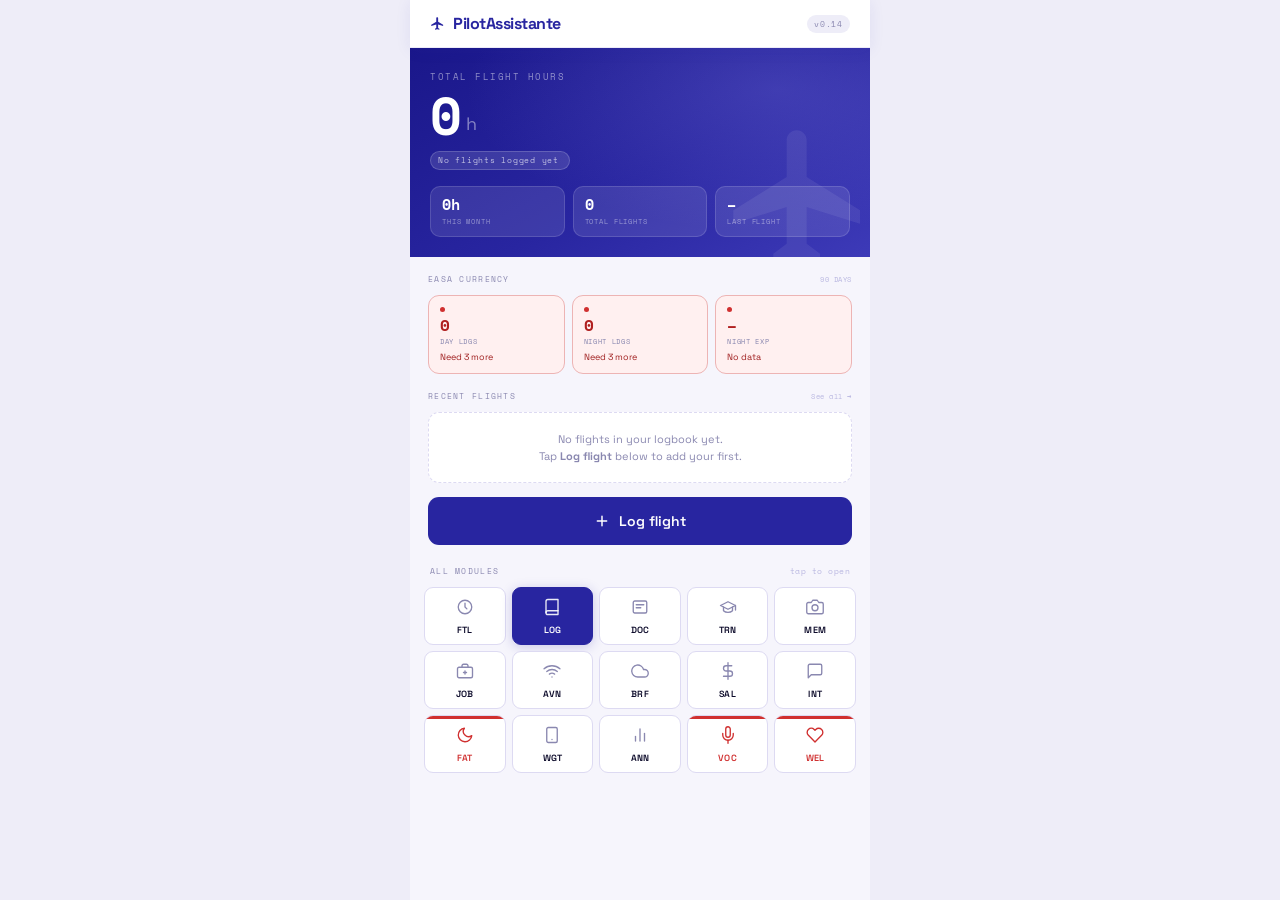
<file: index.html>
<!DOCTYPE html>
<html lang="en">
<head>
  <meta charset="UTF-8">
  <meta name="viewport" content="width=device-width, initial-scale=1.0">
  <title>PilotAssistante</title>
  <link rel="manifest" href="manifest.json">
  <link rel="preconnect" href="https://fonts.googleapis.com">
  <link rel="preconnect" href="https://fonts.gstatic.com" crossorigin>
  <link href="https://fonts.googleapis.com/css2?family=Space+Grotesk:wght@400;500;600;700&family=Space+Mono:wght@400;700&display=swap" rel="stylesheet">
  <link rel="stylesheet" href="css/dashboard.css">
  <link rel="stylesheet" href="css/nav.css">
</head>
<body>
<div class="shell">

  <div class="bar">
    <div class="bar-logo"><svg class="bar-logo-plane" width="15" height="15" viewBox="0 0 24 24" fill="currentColor"><path d="M21 16v-2l-8-5V3.5c0-.83-.67-1.5-1.5-1.5S10 2.67 10 3.5V9l-8 5v2l8-2.5V19l-2 1.5V22l3.5-1 3.5 1v-1.5L13 19v-5.5l8 2.5z"/></svg>PilotAssistante</div>
    <span class="bar-ver">v0.14</span>
  </div>

  <div class="home-scroll">
    <div id="hero"></div>
    <div id="currency-section"></div>
    <div id="recent-section"></div>
    <div id="qa-section"></div>
    <div class="grid-header">
      <span class="grid-label">All modules</span>
      <span class="grid-hint">tap to open</span>
    </div>
    <div class="grid" id="grid"></div>
  </div>

</div>
<script src="js/dashboard.js"></script>
<script src="js/nav.js"></script>
</body>
</html>
</file>
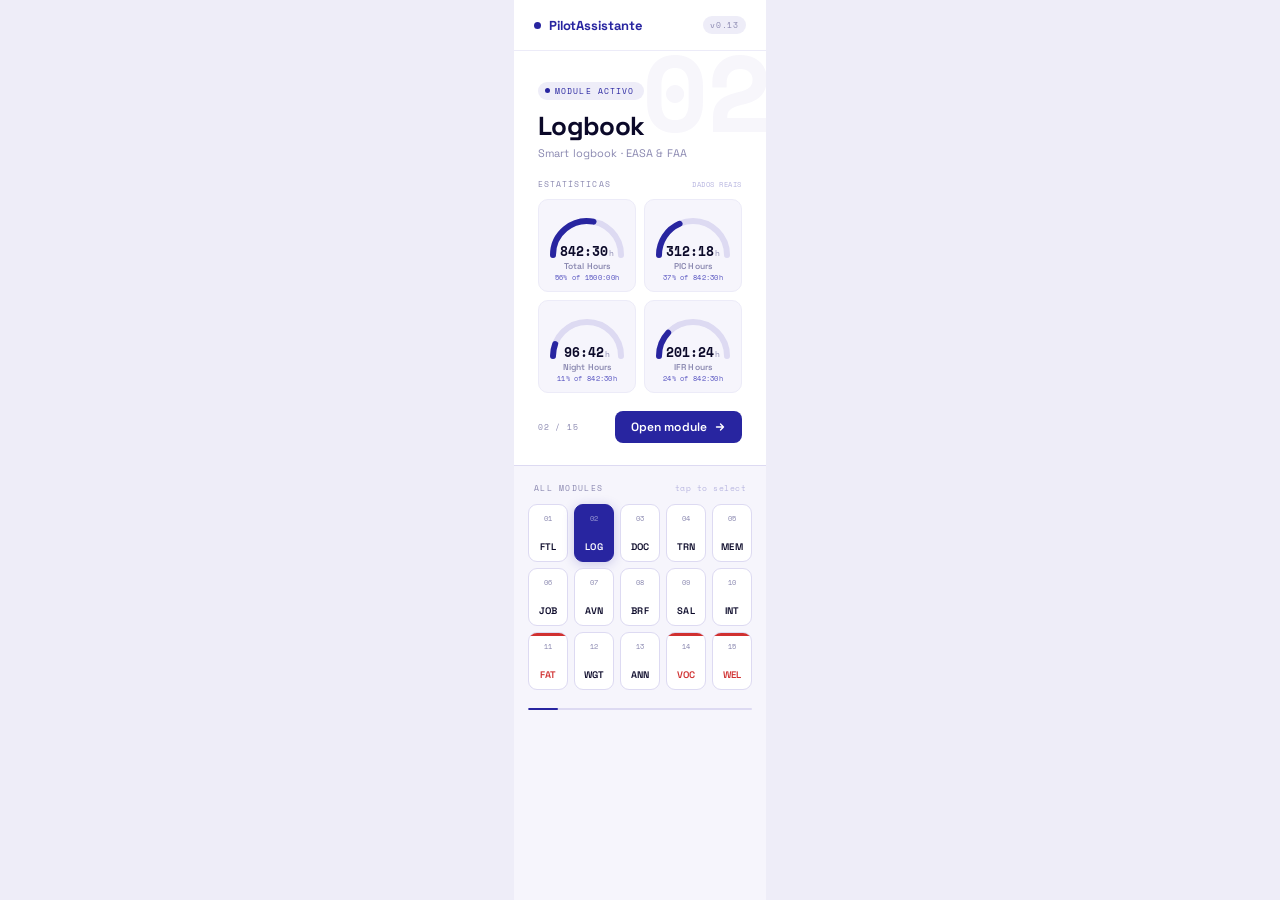
<file: dashboard_minimal.html>
<!DOCTYPE html>
<html>
<head>
<meta charset="UTF-8">
<link href="https://fonts.googleapis.com/css2?family=Space+Grotesk:wght@400;500;600;700&family=Space+Mono:wght@400;700&display=swap" rel="stylesheet">
<style>
*{box-sizing:border-box;margin:0;padding:0}
html,body{background:#EEEDF8;display:flex;justify-content:center;min-height:100%}
:root{
  --bg:    #F6F5FC;
  --white: #FFFFFF;
  --acc:   #2825A0;
  --acc-l: #EEEDF8;
  --acc-b: #B8B6E0;
  --acc-m: #5552C0;
  --txt:   #0B0929;
  --mut:   #8A88B0;
  --bdr:   #DDDAF2;
  --bdr-s: #ECEBF8;
  --crit:  #D03030;
  --crit-l:#FFF0F0;
  --amb:   #C98A1E;
  --amb-l: #FBF1DE;
  --grn:   #1E9E5A;
  --f:     'Space Grotesk',system-ui,sans-serif;
  --fm:    'Space Mono',monospace;
}

.shell{width:100%;max-width:460px;background:var(--bg);font-family:var(--f);display:flex;flex-direction:column;min-height:600px}

/* ── TOP BAR ── */
.bar{display:flex;justify-content:space-between;align-items:center;padding:16px 20px;background:var(--white);border-bottom:1px solid var(--bdr-s)}
.bar-logo{display:flex;align-items:center;gap:8px;font-size:13px;font-weight:700;color:var(--acc);letter-spacing:-.01em}
.bar-logo-dot{width:7px;height:7px;border-radius:50%;background:var(--acc)}
.bar-ver{font-family:var(--fm);font-size:8px;color:var(--mut);letter-spacing:.1em;background:var(--acc-l);padding:3px 7px;border-radius:20px}

/* ── DETAIL PANEL ── */
.detail{position:relative;overflow:hidden;padding:26px 24px 22px;background:var(--white);border-bottom:1px solid var(--bdr);flex-shrink:0}
.detail-bg-num{position:absolute;right:-4px;top:-14px;font-family:var(--fm);font-weight:700;font-size:108px;line-height:1;color:rgba(40,37,160,.04);pointer-events:none;user-select:none;letter-spacing:-.02em}
.detail-inner{position:relative;z-index:1}

.status-pill{display:inline-flex;align-items:center;gap:5px;padding:3px 9px 3px 7px;background:var(--acc-l);border-radius:20px;margin-bottom:13px;transition:opacity .1s}
.status-pill-dot{width:5px;height:5px;border-radius:50%;background:var(--acc);flex-shrink:0}
.status-pill-dot.critical{background:var(--crit)}
.status-pill-dot.soon{background:var(--acc-b)}
.status-pill-txt{font-family:var(--fm);font-size:8px;letter-spacing:.14em;color:var(--acc);text-transform:uppercase}
.status-pill.critical{background:var(--crit-l)}
.status-pill.critical .status-pill-txt{color:var(--crit)}

.detail-name{font-size:26px;font-weight:700;color:var(--txt);letter-spacing:-.025em;line-height:1.05;margin-bottom:5px;transition:opacity .1s}
.detail-sub{font-size:11px;color:var(--mut);letter-spacing:.01em;margin-bottom:18px;line-height:1.5;transition:opacity .1s}
.detail-name.fade,.detail-sub.fade,.status-pill.fade,.gauge-zone.fade{opacity:0}

/* ── GAUGE ZONE ── */
.gauge-zone{margin-bottom:18px;transition:opacity .1s}
.gauge-zone-label{font-family:var(--fm);font-size:7.5px;letter-spacing:.14em;color:var(--mut);text-transform:uppercase;margin-bottom:9px;display:flex;justify-content:space-between;align-items:center}
.gauge-zone-tag{font-size:6.5px;color:var(--acc-b);letter-spacing:.08em}

.gauge-grid{display:grid;grid-template-columns:1fr 1fr;gap:8px}
.gauge-box{background:var(--bg);border:1px solid var(--bdr-s);border-radius:10px;padding:9px 6px 8px;display:flex;flex-direction:column;align-items:center}
.gauge-svg{width:84px;height:50px;display:block}
.gauge-val{font-family:var(--fm);font-weight:700;font-size:13px;color:var(--txt);margin-top:-14px;line-height:1}
.gauge-val .unit{font-size:8px;font-weight:400;color:var(--mut);margin-left:1px}
.gauge-lbl{font-size:8.5px;color:var(--mut);margin-top:3px;font-weight:600;letter-spacing:.01em;text-align:center}
.gauge-pct{font-family:var(--fm);font-size:7px;margin-top:1px;letter-spacing:.04em}

/* empty / soon state */
.gauge-empty{
  border:1px dashed var(--bdr);border-radius:10px;
  padding:22px 16px;text-align:center;background:var(--bg);
}
.gauge-empty-ic{font-size:18px;margin-bottom:6px;opacity:.4}
.gauge-empty-txt{font-size:10.5px;color:var(--mut);font-weight:500;line-height:1.4}
.gauge-empty-sub{font-family:var(--fm);font-size:7.5px;color:var(--acc-b);margin-top:4px;letter-spacing:.04em}

.detail-foot{display:flex;justify-content:space-between;align-items:center}
.detail-pos{font-family:var(--fm);font-size:8px;color:var(--mut);letter-spacing:.1em}
.open-btn{display:flex;align-items:center;gap:7px;padding:8px 16px;background:var(--acc);border:none;border-radius:8px;font-family:var(--f);font-size:12px;font-weight:600;color:#fff;cursor:pointer;letter-spacing:.01em;transition:background .15s}
.open-btn:hover{background:var(--acc-m)}
.open-btn svg{transition:transform .15s}
.open-btn:hover svg{transform:translateX(2px)}
.open-btn:disabled{background:var(--acc-b);cursor:not-allowed}

/* ── GRID HEADER ── */
.grid-header{display:flex;justify-content:space-between;align-items:center;padding:16px 20px 10px}
.grid-label{font-family:var(--fm);font-size:8px;letter-spacing:.16em;color:var(--mut);text-transform:uppercase}
.grid-hint{font-family:var(--fm);font-size:8px;color:var(--acc-b);letter-spacing:.06em}

/* ── MODULE GRID ── */
.grid{display:grid;grid-template-columns:repeat(5,1fr);gap:6px;padding:0 14px 18px}
.card{position:relative;background:var(--white);border:1px solid var(--bdr);border-radius:9px;padding:10px 6px 9px;cursor:pointer;transition:background .13s,border-color .13s,box-shadow .13s;display:flex;flex-direction:column;align-items:center;justify-content:space-between;min-height:58px;overflow:hidden}
.card:hover{background:var(--acc-l);border-color:var(--acc-b)}
.card.active{background:var(--acc);border-color:var(--acc);box-shadow:0 2px 12px rgba(40,37,160,.22)}
.card.critical::before{content:'';position:absolute;top:0;left:0;right:0;height:2.5px;background:var(--crit);border-radius:9px 9px 0 0}
.card.active::before{display:none}
.card-num{font-family:var(--fm);font-size:7px;color:var(--mut);line-height:1;transition:color .13s}
.card.active .card-num{color:rgba(255,255,255,.55)}
.card-code{font-size:9.5px;font-weight:600;color:var(--txt);text-align:center;letter-spacing:.02em;line-height:1;transition:color .13s}
.card:hover .card-code{color:var(--acc)}
.card.active .card-code{color:#fff}
.card.critical .card-code{color:var(--crit)}
.card.active.critical .card-code{color:#fff}

/* ── PROGRESS ── */
.prog-wrap{padding:0 14px 16px}
.prog-track{height:2px;background:var(--bdr);border-radius:2px;overflow:hidden}
.prog-fill{height:100%;background:var(--acc);border-radius:2px;transition:width .3s ease}

/* ── BOTTOM HINT ── */
.kbd-row{padding:10px 20px 14px;display:flex;justify-content:center;gap:12px;border-top:1px solid var(--bdr-s);background:var(--white)}
.kbd{display:flex;align-items:center;gap:4px;font-family:var(--fm);font-size:7.5px;color:var(--mut);letter-spacing:.06em}
.kbd kbd{display:inline-flex;align-items:center;justify-content:center;width:16px;height:16px;background:var(--bg);border:1px solid var(--bdr);border-radius:3px;font-size:7px;color:var(--txt)}
</style>
</head>
<body>
<div class="shell">

  <div class="bar">
    <div class="bar-logo"><div class="bar-logo-dot"></div>PilotAssistante</div>
    <span class="bar-ver">v0.13</span>
  </div>

  <div class="detail">
    <div class="detail-bg-num" id="d-bg">02</div>
    <div class="detail-inner">
      <div class="status-pill" id="d-pill">
        <span class="status-pill-dot" id="d-dot"></span>
        <span class="status-pill-txt" id="d-pill-txt">Module Activo</span>
      </div>
      <div class="detail-name" id="d-name">Logbook</div>
      <div class="detail-sub" id="d-sub">Smart logbook · EASA &amp; FAA</div>

      <div class="gauge-zone" id="gauge-zone"></div>

      <div class="detail-foot">
        <span class="detail-pos" id="d-pos">02 / 15</span>
        <button class="open-btn" id="open-btn" onclick="doOpen()">
          Open module
          <svg width="12" height="12" viewBox="0 0 12 12" fill="none">
            <path d="M2.5 6h7M6.5 3l3 3-3 3" stroke="#fff" stroke-width="1.4" stroke-linecap="round" stroke-linejoin="round"/>
          </svg>
        </button>
      </div>
    </div>
  </div>

  <div class="grid-header">
    <span class="grid-label">All modules</span>
    <span class="grid-hint">tap to select</span>
  </div>
  <div class="grid" id="grid"></div>

  <div class="prog-wrap"><div class="prog-track"><div class="prog-fill" id="prog" style="width:13.3%"></div></div></div>

</div>
<script>
const M=[
  {name:'FTL Schedule',  code:'FTL', sub:'Flight time limitations · EASA Part-FCL',          st:'soon'},
  {name:'Logbook',       code:'LOG', sub:'Smart logbook · EASA & FAA',                        st:'active'},
  {name:'Documents',     code:'DOC', sub:'Licenças · Certificados · Validades',               st:'soon'},
  {name:'Training',      code:'TRN', sub:'Simuladores · Type ratings · Formação',             st:'soon'},
  {name:'Memories',      code:'MEM', sub:'Diário de voo pessoal',                             st:'soon'},
  {name:'Jobs',          code:'JOB', sub:'Mercado de emprego · Airlines',                     st:'soon'},
  {name:'Aviation News', code:'AVN', sub:'Notícias da aviação',                                st:'soon'},
  {name:'Briefing',      code:'BRF', sub:'Pré-voo · Meteorologia · NOTAMs',                   st:'soon'},
  {name:'Salary Calc',   code:'SAL', sub:'Calculadora salarial · Per diem',                   st:'soon'},
  {name:'Interview Prep',code:'INT', sub:'Preparação de entrevistas',                          st:'soon'},
  {name:'Fatigue Log',   code:'FAT', sub:'Registo de fadiga · FRMS',                          st:'critical'},
  {name:'Home Widget',   code:'WGT', sub:'Widget de ecrã principal',                           st:'soon'},
  {name:'Annual Report', code:'ANN', sub:'Relatório anual automático',                         st:'soon'},
  {name:'Voice AI',      code:'VOC', sub:'Assistente de voz IA',                               st:'critical'},
  {name:'Wellbeing',     code:'WEL', sub:'Bem-estar · Sono · Jet lag',                        st:'critical'},
];
const N=15;
let sel=1;

/* ════════════════════════════════════════════════
   LINKS — substituir pelos URLs reais das páginas
   já desenvolvidas. '#' = ainda não tem página própria.
═══════════════════════════════════════════════════ */
const MODULE_LINKS={
  LOG:'logbook.html',   // ← já tens esta página feita, ajusta o path real
  FTL:'#',
  DOC:'#', TRN:'#', MEM:'#', JOB:'#', AVN:'#', BRF:'#',
  SAL:'#', INT:'#', FAT:'#', WGT:'#', ANN:'#', VOC:'#', WEL:'#',
};

/* ════════════════════════════════════════════════
   GAUGE DATA — métricas reais por módulo.
   Só os módulos com lógica implementada/definida têm
   gauges; os restantes mostram estado "em breve".
═══════════════════════════════════════════════════ */
const GAUGE_DATA={
  LOG:{
    label:'Estatísticas', live:true,
    items:[
      {label:'Total Hours',  value:842.5,  max:1500, unit:'h', dec:1},
      {label:'PIC Hours',    value:312.3,  max:842.5,unit:'h', dec:1},
      {label:'Night Hours',  value:96.7,   max:842.5,unit:'h', dec:1},
      {label:'IFR Hours',    value:201.4,  max:842.5,unit:'h', dec:1},
    ]
  },
  FTL:{
    label:'Limites Part-FCL', live:false,
    items:[
      {label:'7 Dias',    value:38.3, max:60,   unit:'h', dec:1},
      {label:'28 Dias',   value:89.8, max:110,  unit:'h', dec:1},
      {label:'12 Meses',  value:612.5,max:1000, unit:'h', dec:1},
      {label:'FDP Hoje',  value:7.25, max:13,   unit:'h', dec:2},
    ]
  },
};

/* ── Build module grid ── */
const grid=document.getElementById('grid');
M.forEach((m,i)=>{
  const c=document.createElement('div');
  c.className='card'+(i===sel?' active':'')+(m.st==='critical'?' critical':'');
  c.id='c'+i;
  c.innerHTML=`<span class="card-num">${String(i+1).padStart(2,'0')}</span><span class="card-code">${m.code}</span>`;
  c.addEventListener('click',()=>select(i));
  grid.appendChild(c);
});

/* ── Refs ── */
const dBg=document.getElementById('d-bg');
const dPill=document.getElementById('d-pill');
const dDot=document.getElementById('d-dot');
const dPillTxt=document.getElementById('d-pill-txt');
const dName=document.getElementById('d-name');
const dSub=document.getElementById('d-sub');
const dPos=document.getElementById('d-pos');
const prog=document.getElementById('prog');
const gZone=document.getElementById('gauge-zone');
const openBtn=document.getElementById('open-btn');

const ST={active:'Module Activo',soon:'Em Breve',critical:'Crítico'};

/* ── Gauge SVG builder (semicircle meter) ── */
function polar(cx,cy,r,deg){
  const a=(deg-90)*Math.PI/180;
  return {x:cx+r*Math.cos(a), y:cy+r*Math.sin(a)};
}
function arcPath(cx,cy,r,startDeg,endDeg){
  const s=polar(cx,cy,r,endDeg), e=polar(cx,cy,r,startDeg);
  const large=(endDeg-startDeg)<=180?'0':'1';
  return `M ${s.x} ${s.y} A ${r} ${r} 0 ${large} 0 ${e.x} ${e.y}`;
}
function fmtHM(v){
  const h=Math.floor(v), m=Math.round((v-h)*60);
  return h+':'+String(m).padStart(2,'0');
}

function buildGauge(g){
  const pct=Math.max(0,Math.min(1,g.value/g.max));
  const endDeg=-90+pct*180;
  const cx=42,cy=46,r=34;
  let color='var(--acc)', pctColor='var(--acc-m)';
  if(pct>=0.92){color='var(--crit)';pctColor='var(--crit)';}
  else if(pct>=0.75){color='var(--amb)';pctColor='var(--amb)';}

  const track=arcPath(cx,cy,r,-90,90);
  const fill=arcPath(cx,cy,r,-90,endDeg);

  return `
    <div class="gauge-box">
      <svg class="gauge-svg" viewBox="0 0 84 50">
        <path d="${track}" fill="none" stroke="var(--bdr)" stroke-width="6" stroke-linecap="round"/>
        <path d="${fill}" fill="none" stroke="${color}" stroke-width="6" stroke-linecap="round"/>
      </svg>
      <div class="gauge-val">${fmtHM(g.value)}<span class="unit">${g.unit}</span></div>
      <div class="gauge-lbl">${g.label}</div>
      <div class="gauge-pct" style="color:${pctColor}">${Math.round(pct*100)}% of ${fmtHM(g.max)}${g.unit}</div>
    </div>`;
}

function buildGaugeZone(code){
  const data=GAUGE_DATA[code];
  if(!data){
    gZone.innerHTML=`
      <div class="gauge-empty">
        <div class="gauge-empty-ic">◌</div>
        <div class="gauge-empty-txt">Métricas deste módulo aparecerão aqui<br>quando estiver implementado</div>
        <div class="gauge-empty-sub">Módulo ainda não desenvolvido</div>
      </div>`;
    return;
  }
  const tag=data.live?'dados reais':'dados de exemplo';
  gZone.innerHTML=`
    <div class="gauge-zone-label">
      <span>${data.label}</span>
      <span class="gauge-zone-tag">${tag}</span>
    </div>
    <div class="gauge-grid">${data.items.map(buildGauge).join('')}</div>`;
}

function updateDetail(i,instant){
  const m=M[i];
  dBg.textContent=String(i+1).padStart(2,'0');
  dPos.textContent=String(i+1).padStart(2,'0')+' / 15';
  prog.style.width=((i+1)/N*100)+'%';

  const hasLink=MODULE_LINKS[m.code] && MODULE_LINKS[m.code]!=='#';
  openBtn.disabled=false; // keep enabled; doOpen() handles fallback messaging

  if(instant){ apply(m); return; }

  [dPill,dName,dSub,gZone].forEach(el=>el.classList.add('fade'));
  setTimeout(()=>{
    apply(m);
    [dPill,dName,dSub,gZone].forEach(el=>el.classList.remove('fade'));
  },100);
}

function apply(m){
  dName.textContent=m.name;
  dSub.textContent=m.sub;
  dPillTxt.textContent=ST[m.st];
  dPill.className='status-pill'+(m.st==='critical'?' critical':'');
  dDot.className='status-pill-dot'+(m.st==='critical'?' critical':m.st==='soon'?' soon':'');
  buildGaugeZone(m.code);
}

function select(i){
  if(i===sel)return;
  document.getElementById('c'+sel)?.classList.remove('active');
  sel=i;
  document.getElementById('c'+sel)?.classList.add('active');
  updateDetail(sel,false);
}

function doOpen(){
  const m=M[sel];
  const link=MODULE_LINKS[m.code];
  if(link && link!=='#'){
    window.location.href=link;
  } else if(typeof sendPrompt==='function'){
    sendPrompt('Navigate to: '+m.name);
  }
}

document.addEventListener('keydown',e=>{
  let n=sel;
  if(e.key==='ArrowRight') n=(sel+1)%N;
  else if(e.key==='ArrowLeft') n=(sel-1+N)%N;
  else if(e.key==='ArrowDown') n=Math.min(N-1,sel+5);
  else if(e.key==='ArrowUp') n=Math.max(0,sel-5);
  else if(e.key==='Enter'||e.key===' '){doOpen();e.preventDefault();return;}
  else return;
  e.preventDefault(); select(n);
});

updateDetail(sel,true);
</script>
</body>
</html>
</file>
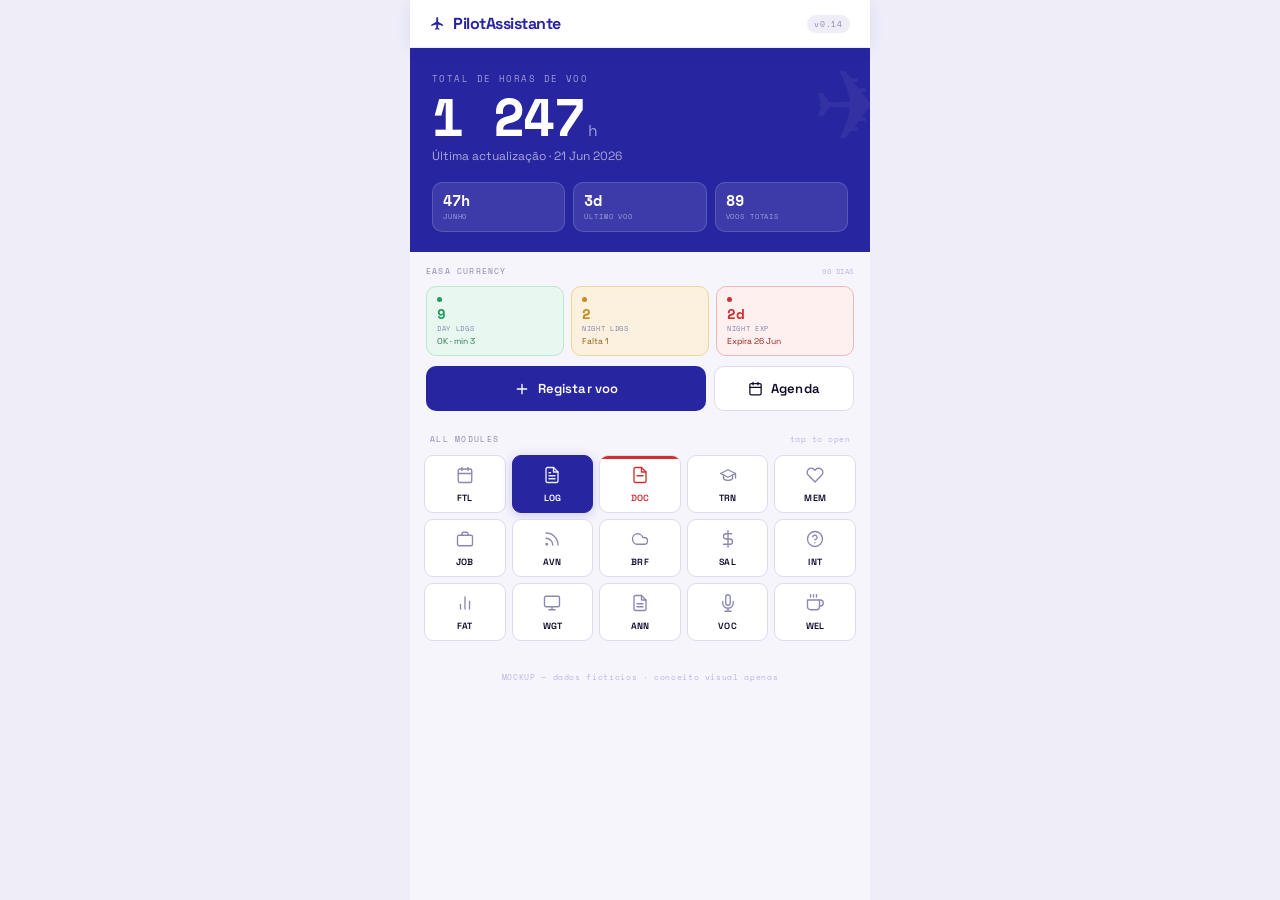
<file: mockup-dashboard.html>
<!DOCTYPE html>
<html lang="en">
<head>
  <meta charset="UTF-8">
  <meta name="viewport" content="width=device-width, initial-scale=1.0">
  <title>Dashboard Mockup — PilotAssistante</title>
  <link rel="preconnect" href="https://fonts.googleapis.com">
  <link rel="preconnect" href="https://fonts.gstatic.com" crossorigin>
  <link href="https://fonts.googleapis.com/css2?family=Space+Grotesk:wght@400;500;600;700&family=Space+Mono:wght@400;700&display=swap" rel="stylesheet">
  <style>
    *{box-sizing:border-box;margin:0;padding:0}
    html{background:#EEEDF8;min-height:100%}
    body{background:#EEEDF8;min-height:100vh;display:flex;justify-content:center;font-family:'Space Grotesk',system-ui,sans-serif}
    :root{
      --bg:#F6F5FC;--white:#FFFFFF;--acc:#2825A0;--acc-l:#EEEDF8;--acc-b:#B8B6E0;--acc-m:#5552C0;
      --txt:#0B0929;--mut:#8A88B0;--bdr:#DDDAF2;--bdr-s:#ECEBF8;
      --crit:#D03030;--crit-l:#FFF0F0;--amb:#C98A1E;--amb-l:#FBF1DE;--grn:#1E9E5A;--grn-l:#E8F7EF;
      --fm:'Space Mono',monospace;
    }

    .shell{width:100%;max-width:460px;background:var(--bg);display:flex;flex-direction:column;min-height:100vh}

    /* ── BAR ── */
    .bar{position:sticky;top:0;z-index:100;display:flex;justify-content:space-between;align-items:center;padding:13px 20px;background:var(--white);border-bottom:1px solid var(--bdr-s);box-shadow:0 2px 16px rgba(40,37,160,.08)}
    .bar-logo{display:flex;align-items:center;gap:8px;font-size:16px;font-weight:700;color:var(--acc);letter-spacing:-.03em}
    .bar-ver{font-family:var(--fm);font-size:8px;color:var(--mut);letter-spacing:.1em;background:var(--acc-l);padding:3px 7px;border-radius:20px}

    /* ── HERO ── */
    .hero{background:var(--acc);padding:24px 22px 20px;position:relative;overflow:hidden}
    .hero-bg{position:absolute;right:-20px;top:-20px;font-family:var(--fm);font-weight:700;font-size:130px;line-height:1;color:rgba(255,255,255,.06);pointer-events:none;user-select:none;letter-spacing:-.02em}
    .hero-greeting{font-family:var(--fm);font-size:9px;letter-spacing:.16em;color:rgba(255,255,255,.55);text-transform:uppercase;margin-bottom:6px}
    .hero-hours{font-family:var(--fm);font-weight:700;font-size:52px;color:#fff;line-height:1;letter-spacing:-.03em}
    .hero-hours span{font-size:16px;font-weight:400;color:rgba(255,255,255,.55);margin-left:4px;letter-spacing:0}
    .hero-sub{font-size:12px;color:rgba(255,255,255,.6);margin-top:5px;margin-bottom:18px}

    .hero-row{display:grid;grid-template-columns:1fr 1fr 1fr;gap:8px}
    .hero-card{background:rgba(255,255,255,.1);border:1px solid rgba(255,255,255,.15);border-radius:10px;padding:10px 10px 9px;display:flex;flex-direction:column;gap:3px}
    .hero-card-val{font-family:var(--fm);font-weight:700;font-size:15px;color:#fff;letter-spacing:-.01em;line-height:1}
    .hero-card-lbl{font-family:var(--fm);font-size:7px;letter-spacing:.12em;color:rgba(255,255,255,.5);text-transform:uppercase}

    /* ── CURRENCY ── */
    .curr-section{padding:14px 16px 6px}
    .section-hdr{font-family:var(--fm);font-size:7.5px;letter-spacing:.16em;color:var(--mut);text-transform:uppercase;margin-bottom:9px;display:flex;justify-content:space-between;align-items:center}
    .section-hdr-tag{font-size:6.5px;color:var(--acc-b);letter-spacing:.08em}

    .curr-grid{display:grid;grid-template-columns:1fr 1fr 1fr;gap:7px}
    .curr-card{border-radius:10px;padding:10px 10px 9px;display:flex;flex-direction:column;gap:3px}
    .curr-card.ok{background:var(--grn-l);border:1px solid #B8E8CE}
    .curr-card.warn{background:var(--amb-l);border:1px solid #F0D59A}
    .curr-card.crit{background:var(--crit-l);border:1px solid #F0B8B8}
    .curr-dot{width:5px;height:5px;border-radius:50%;margin-bottom:2px;flex-shrink:0}
    .curr-card.ok .curr-dot{background:var(--grn)}
    .curr-card.warn .curr-dot{background:var(--amb)}
    .curr-card.crit .curr-dot{background:var(--crit)}
    .curr-val{font-family:var(--fm);font-weight:700;font-size:14px;line-height:1}
    .curr-card.ok .curr-val{color:var(--grn)}
    .curr-card.warn .curr-val{color:var(--amb)}
    .curr-card.crit .curr-val{color:var(--crit)}
    .curr-lbl{font-family:var(--fm);font-size:6.5px;letter-spacing:.1em;color:var(--mut);text-transform:uppercase}
    .curr-sub{font-size:8.5px;color:var(--mut)}
    .curr-card.ok .curr-sub{color:#2E7D55}
    .curr-card.warn .curr-sub{color:#8A6010}
    .curr-card.crit .curr-sub{color:#A02020}

    /* ── QUICK ACTIONS ── */
    .qa-section{padding:4px 16px 14px}
    .qa-row{display:grid;grid-template-columns:2fr 1fr;gap:8px}
    .qa-btn{display:flex;align-items:center;justify-content:center;gap:8px;padding:13px 16px;border:none;border-radius:10px;font-family:'Space Grotesk',system-ui,sans-serif;font-size:13px;font-weight:600;cursor:pointer;letter-spacing:.01em}
    .qa-btn.primary{background:var(--acc);color:#fff}
    .qa-btn.secondary{background:var(--white);color:var(--txt);border:1px solid var(--bdr)}

    /* ── MODULE GRID ── */
    .grid-header{display:flex;justify-content:space-between;align-items:center;padding:8px 20px 10px}
    .grid-label{font-family:var(--fm);font-size:8px;letter-spacing:.16em;color:var(--mut);text-transform:uppercase}
    .grid-hint{font-family:var(--fm);font-size:8px;color:var(--acc-b);letter-spacing:.06em}

    .grid{display:grid;grid-template-columns:repeat(5,1fr);gap:6px;padding:0 14px 20px}
    .card{position:relative;background:var(--white);border:1px solid var(--bdr);border-radius:9px;padding:10px 6px 9px;cursor:pointer;display:flex;flex-direction:column;align-items:center;justify-content:space-between;min-height:58px;overflow:hidden}
    .card.active{background:var(--acc);border-color:var(--acc);box-shadow:0 2px 12px rgba(40,37,160,.22)}
    .card.critical::before{content:'';position:absolute;top:0;left:0;right:0;height:2.5px;background:var(--crit);border-radius:9px 9px 0 0}
    .card-icon{width:18px;height:18px;display:block;color:var(--mut)}
    .card.active .card-icon{color:rgba(255,255,255,.9)}
    .card.critical .card-icon{color:var(--crit)}
    .card-code{font-size:9px;font-weight:600;color:var(--txt);text-align:center;letter-spacing:.02em;line-height:1}
    .card.active .card-code{color:#fff}
    .card.critical .card-code{color:var(--crit)}

    /* ── NOTE ── */
    .mockup-note{text-align:center;padding:10px 20px 30px;font-family:var(--fm);font-size:8px;color:var(--acc-b);letter-spacing:.08em}
  </style>
</head>
<body>
<div class="shell">

  <!-- BAR -->
  <div class="bar">
    <div class="bar-logo">
      <svg width="15" height="15" viewBox="0 0 24 24" fill="currentColor"><path d="M21 16v-2l-8-5V3.5c0-.83-.67-1.5-1.5-1.5S10 2.67 10 3.5V9l-8 5v2l8-2.5V19l-2 1.5V22l3.5-1 3.5 1v-1.5L13 19v-5.5l8 2.5z"/></svg>
      PilotAssistante
    </div>
    <span class="bar-ver">v0.14</span>
  </div>

  <!-- HERO -->
  <div class="hero">
    <div class="hero-bg">✈</div>
    <div class="hero-greeting">Total de horas de voo</div>
    <div class="hero-hours">1 247<span>h</span></div>
    <div class="hero-sub">Última actualização · 21 Jun 2026</div>
    <div class="hero-row">
      <div class="hero-card">
        <div class="hero-card-val">47h</div>
        <div class="hero-card-lbl">Junho</div>
      </div>
      <div class="hero-card">
        <div class="hero-card-val">3d</div>
        <div class="hero-card-lbl">Último voo</div>
      </div>
      <div class="hero-card">
        <div class="hero-card-val">89</div>
        <div class="hero-card-lbl">Voos totais</div>
      </div>
    </div>
  </div>

  <!-- CURRENCY -->
  <div class="curr-section">
    <div class="section-hdr">
      EASA Currency
      <span class="section-hdr-tag">90 DIAS</span>
    </div>
    <div class="curr-grid">
      <div class="curr-card ok">
        <div class="curr-dot"></div>
        <div class="curr-val">9</div>
        <div class="curr-lbl">Day ldgs</div>
        <div class="curr-sub">OK · min 3</div>
      </div>
      <div class="curr-card warn">
        <div class="curr-dot"></div>
        <div class="curr-val">2</div>
        <div class="curr-lbl">Night ldgs</div>
        <div class="curr-sub">Falta 1</div>
      </div>
      <div class="curr-card crit">
        <div class="curr-dot"></div>
        <div class="curr-val">2d</div>
        <div class="curr-lbl">Night exp</div>
        <div class="curr-sub">Expira 26 Jun</div>
      </div>
    </div>
  </div>

  <!-- QUICK ACTIONS -->
  <div class="qa-section">
    <div class="qa-row">
      <button class="qa-btn primary">
        <svg width="16" height="16" viewBox="0 0 24 24" fill="none" stroke="currentColor" stroke-width="2" stroke-linecap="round" stroke-linejoin="round"><path d="M12 5v14M5 12h14"/></svg>
        Registar voo
      </button>
      <button class="qa-btn secondary">
        <svg width="15" height="15" viewBox="0 0 24 24" fill="none" stroke="currentColor" stroke-width="2" stroke-linecap="round" stroke-linejoin="round"><rect x="3" y="4" width="18" height="18" rx="2"/><path d="M16 2v4M8 2v4M3 10h18"/></svg>
        Agenda
      </button>
    </div>
  </div>

  <!-- MODULE GRID -->
  <div class="grid-header">
    <span class="grid-label">All modules</span>
    <span class="grid-hint">tap to open</span>
  </div>
  <div class="grid">

    <!-- 1 FTL -->
    <div class="card">
      <svg class="card-icon" viewBox="0 0 24 24" fill="none" stroke="currentColor" stroke-width="1.8" stroke-linecap="round" stroke-linejoin="round"><rect x="3" y="4" width="18" height="18" rx="2"/><path d="M16 2v4M8 2v4M3 10h18"/></svg>
      <span class="card-code">FTL</span>
    </div>
    <!-- 2 LOG -->
    <div class="card active">
      <svg class="card-icon" viewBox="0 0 24 24" fill="none" stroke="currentColor" stroke-width="1.8" stroke-linecap="round" stroke-linejoin="round"><path d="M14 2H6a2 2 0 0 0-2 2v16a2 2 0 0 0 2 2h12a2 2 0 0 0 2-2V8z"/><polyline points="14 2 14 8 20 8"/><line x1="16" y1="13" x2="8" y2="13"/><line x1="16" y1="17" x2="8" y2="17"/><polyline points="10 9 9 9 8 9"/></svg>
      <span class="card-code">LOG</span>
    </div>
    <!-- 3 DOC -->
    <div class="card critical">
      <svg class="card-icon" viewBox="0 0 24 24" fill="none" stroke="currentColor" stroke-width="1.8" stroke-linecap="round" stroke-linejoin="round"><path d="M14 2H6a2 2 0 0 0-2 2v16a2 2 0 0 0 2 2h12a2 2 0 0 0 2-2V8z"/><polyline points="14 2 14 8 20 8"/><line x1="16" y1="13" x2="8" y2="13"/></svg>
      <span class="card-code">DOC</span>
    </div>
    <!-- 4 TRN -->
    <div class="card">
      <svg class="card-icon" viewBox="0 0 24 24" fill="none" stroke="currentColor" stroke-width="1.8" stroke-linecap="round" stroke-linejoin="round"><path d="M22 10v6M2 10l10-5 10 5-10 5z"/><path d="M6 12v5c3 3 9 3 12 0v-5"/></svg>
      <span class="card-code">TRN</span>
    </div>
    <!-- 5 MEM -->
    <div class="card">
      <svg class="card-icon" viewBox="0 0 24 24" fill="none" stroke="currentColor" stroke-width="1.8" stroke-linecap="round" stroke-linejoin="round"><path d="M20.84 4.61a5.5 5.5 0 0 0-7.78 0L12 5.67l-1.06-1.06a5.5 5.5 0 0 0-7.78 7.78l1.06 1.06L12 21.23l7.78-7.78 1.06-1.06a5.5 5.5 0 0 0 0-7.78z"/></svg>
      <span class="card-code">MEM</span>
    </div>
    <!-- 6 JOB -->
    <div class="card">
      <svg class="card-icon" viewBox="0 0 24 24" fill="none" stroke="currentColor" stroke-width="1.8" stroke-linecap="round" stroke-linejoin="round"><rect x="2" y="7" width="20" height="14" rx="2"/><path d="M16 7V5a2 2 0 0 0-2-2h-4a2 2 0 0 0-2 2v2"/></svg>
      <span class="card-code">JOB</span>
    </div>
    <!-- 7 AVN -->
    <div class="card">
      <svg class="card-icon" viewBox="0 0 24 24" fill="none" stroke="currentColor" stroke-width="1.8" stroke-linecap="round" stroke-linejoin="round"><path d="M4 11a9 9 0 0 1 9 9"/><path d="M4 4a16 16 0 0 1 16 16"/><circle cx="5" cy="19" r="1" fill="currentColor"/></svg>
      <span class="card-code">AVN</span>
    </div>
    <!-- 8 BRF -->
    <div class="card">
      <svg class="card-icon" viewBox="0 0 24 24" fill="none" stroke="currentColor" stroke-width="1.8" stroke-linecap="round" stroke-linejoin="round"><path d="M17.5 19H9a7 7 0 1 1 6.71-9h1.79a4.5 4.5 0 1 1 0 9z"/></svg>
      <span class="card-code">BRF</span>
    </div>
    <!-- 9 SAL -->
    <div class="card">
      <svg class="card-icon" viewBox="0 0 24 24" fill="none" stroke="currentColor" stroke-width="1.8" stroke-linecap="round" stroke-linejoin="round"><line x1="12" y1="1" x2="12" y2="23"/><path d="M17 5H9.5a3.5 3.5 0 0 0 0 7h5a3.5 3.5 0 0 1 0 7H6"/></svg>
      <span class="card-code">SAL</span>
    </div>
    <!-- 10 INT -->
    <div class="card">
      <svg class="card-icon" viewBox="0 0 24 24" fill="none" stroke="currentColor" stroke-width="1.8" stroke-linecap="round" stroke-linejoin="round"><circle cx="12" cy="12" r="10"/><path d="M9.09 9a3 3 0 0 1 5.83 1c0 2-3 3-3 3"/><line x1="12" y1="17" x2="12.01" y2="17"/></svg>
      <span class="card-code">INT</span>
    </div>
    <!-- 11 FAT -->
    <div class="card">
      <svg class="card-icon" viewBox="0 0 24 24" fill="none" stroke="currentColor" stroke-width="1.8" stroke-linecap="round" stroke-linejoin="round"><path d="M18 20V10"/><path d="M12 20V4"/><path d="M6 20v-6"/></svg>
      <span class="card-code">FAT</span>
    </div>
    <!-- 12 WGT -->
    <div class="card">
      <svg class="card-icon" viewBox="0 0 24 24" fill="none" stroke="currentColor" stroke-width="1.8" stroke-linecap="round" stroke-linejoin="round"><rect x="2" y="3" width="20" height="14" rx="2"/><path d="M8 21h8M12 17v4"/></svg>
      <span class="card-code">WGT</span>
    </div>
    <!-- 13 ANN -->
    <div class="card">
      <svg class="card-icon" viewBox="0 0 24 24" fill="none" stroke="currentColor" stroke-width="1.8" stroke-linecap="round" stroke-linejoin="round"><path d="M14 2H6a2 2 0 0 0-2 2v16a2 2 0 0 0 2 2h12a2 2 0 0 0 2-2V8z"/><polyline points="14 2 14 8 20 8"/><line x1="16" y1="13" x2="8" y2="13"/><line x1="16" y1="17" x2="8" y2="17"/></svg>
      <span class="card-code">ANN</span>
    </div>
    <!-- 14 VOC -->
    <div class="card">
      <svg class="card-icon" viewBox="0 0 24 24" fill="none" stroke="currentColor" stroke-width="1.8" stroke-linecap="round" stroke-linejoin="round"><path d="M12 1a3 3 0 0 0-3 3v8a3 3 0 0 0 6 0V4a3 3 0 0 0-3-3z"/><path d="M19 10v2a7 7 0 0 1-14 0v-2"/><line x1="12" y1="19" x2="12" y2="23"/><line x1="8" y1="23" x2="16" y2="23"/></svg>
      <span class="card-code">VOC</span>
    </div>
    <!-- 15 WEL -->
    <div class="card">
      <svg class="card-icon" viewBox="0 0 24 24" fill="none" stroke="currentColor" stroke-width="1.8" stroke-linecap="round" stroke-linejoin="round"><path d="M18 8h1a4 4 0 0 1 0 8h-1"/><path d="M2 8h16v9a4 4 0 0 1-4 4H6a4 4 0 0 1-4-4V8z"/><line x1="6" y1="1" x2="6" y2="4"/><line x1="10" y1="1" x2="10" y2="4"/><line x1="14" y1="1" x2="14" y2="4"/></svg>
      <span class="card-code">WEL</span>
    </div>

  </div>

  <div class="mockup-note">MOCKUP — dados fictícios · conceito visual apenas</div>

</div>
</body>
</html>
</file>
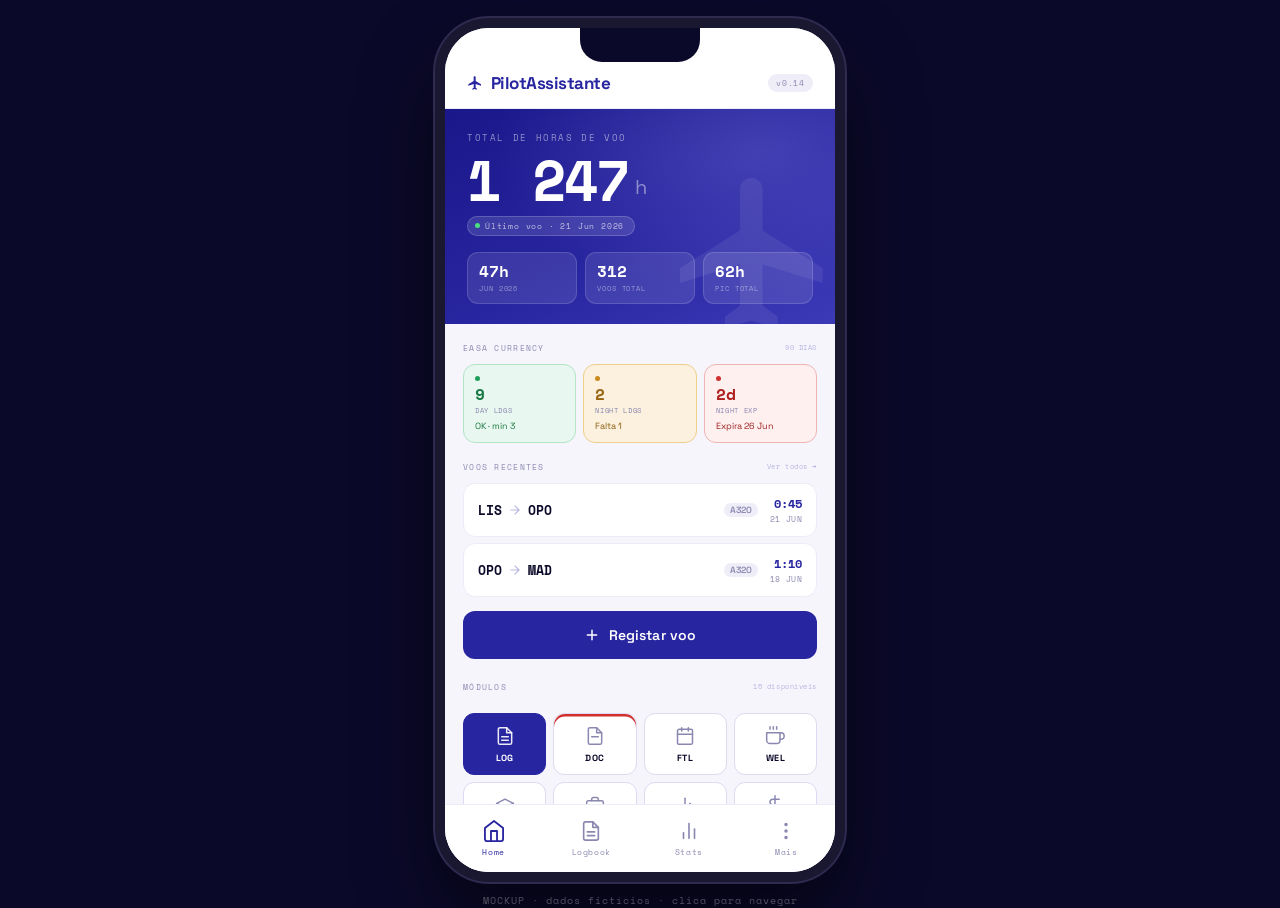
<file: mockup-v2.html>
<!DOCTYPE html>
<html lang="en">
<head>
<meta charset="UTF-8">
<meta name="viewport" content="width=device-width, initial-scale=1.0, maximum-scale=1.0, user-scalable=no">
<title>PilotAssistante — Mockup v2</title>
<link rel="preconnect" href="https://fonts.googleapis.com">
<link rel="preconnect" href="https://fonts.gstatic.com" crossorigin>
<link href="https://fonts.googleapis.com/css2?family=Space+Grotesk:wght@400;500;600;700&family=Space+Mono:wght@400;700&display=swap" rel="stylesheet">
<style>
*{box-sizing:border-box;margin:0;padding:0;-webkit-tap-highlight-color:transparent}
html,body{height:100%;background:#0B0929;display:flex;justify-content:center;align-items:center;font-family:'Space Grotesk',system-ui,sans-serif}
:root{
  --bg:#F6F5FC;--white:#FFFFFF;--acc:#2825A0;--acc-l:#EEEDF8;--acc-b:#B8B6E0;--acc-m:#5552C0;
  --txt:#0B0929;--mut:#8A88B0;--bdr:#DDDAF2;--bdr-s:#ECEBF8;
  --crit:#D03030;--crit-l:#FFF0F0;--amb:#C98A1E;--amb-l:#FBF1DE;
  --grn:#1E9E5A;--grn-l:#E8F7EF;--fm:'Space Mono',monospace;
  --nav-h:68px;
}

/* ── PHONE SHELL ── */
.phone{
  width:390px;height:844px;
  background:var(--bg);
  border-radius:44px;
  overflow:hidden;
  position:relative;
  box-shadow:0 0 0 10px #1a1730, 0 0 0 12px #2e2a50, 0 40px 80px rgba(0,0,0,.6);
  display:flex;flex-direction:column;
}
.phone-notch{position:absolute;top:0;left:50%;transform:translateX(-50%);width:120px;height:34px;background:#0B0929;border-radius:0 0 22px 22px;z-index:200}

/* ── SCREENS ── */
.screen{position:absolute;inset:0;display:flex;flex-direction:column;background:var(--bg);transform:translateX(100%);transition:transform .32s cubic-bezier(.4,0,.2,1);will-change:transform}
.screen.active{transform:translateX(0)}
.screen.exit{transform:translateX(-30%)}
.screen.from-left{transform:translateX(-100%)}
.screen.exit-right{transform:translateX(100%)}

/* ── SCROLLABLE CONTENT ── */
.scroll{flex:1;overflow-y:auto;overflow-x:hidden;-webkit-overflow-scrolling:touch;padding-bottom:var(--nav-h)}
.scroll::-webkit-scrollbar{display:none}

/* ── TOP BAR ── */
.bar{padding:44px 22px 14px;display:flex;justify-content:space-between;align-items:center;background:var(--white);border-bottom:1px solid var(--bdr-s);flex-shrink:0}
.bar-logo{display:flex;align-items:center;gap:8px;font-size:17px;font-weight:700;color:var(--acc);letter-spacing:-.03em}
.bar-ver{font-family:var(--fm);font-size:8px;color:var(--mut);letter-spacing:.1em;background:var(--acc-l);padding:3px 8px;border-radius:20px}
.bar-action{width:34px;height:34px;border:1px solid var(--bdr);border-radius:50%;background:var(--white);display:flex;align-items:center;justify-content:center;cursor:pointer;color:var(--txt)}

/* ── HERO ── */
.hero{
  background:linear-gradient(155deg, #1a178a 0%, #2825A0 55%, #3d3ab8 100%);
  padding:22px 22px 20px;position:relative;overflow:hidden;flex-shrink:0;
}
.hero::before{
  content:'';position:absolute;inset:0;
  background:radial-gradient(ellipse at 80% 20%, rgba(120,116,220,.35) 0%, transparent 60%);
}
.hero-watermark{position:absolute;right:-10px;bottom:-24px;opacity:.07;pointer-events:none}
.hero-greeting{font-family:var(--fm);font-size:9px;letter-spacing:.18em;color:rgba(255,255,255,.5);text-transform:uppercase;margin-bottom:8px;position:relative}
.hero-main{display:flex;align-items:flex-end;gap:4px;margin-bottom:4px;position:relative}
.hero-hours{font-family:var(--fm);font-weight:700;font-size:56px;color:#fff;line-height:1;letter-spacing:-.03em}
.hero-unit{font-size:20px;font-weight:400;color:rgba(255,255,255,.45);margin-bottom:8px;margin-left:2px}
.hero-badge{display:inline-flex;align-items:center;gap:5px;background:rgba(255,255,255,.12);border:1px solid rgba(255,255,255,.18);border-radius:20px;padding:3px 10px 3px 7px;position:relative}
.hero-badge-dot{width:5px;height:5px;border-radius:50%;background:#4ade80;flex-shrink:0}
.hero-badge-txt{font-family:var(--fm);font-size:8px;letter-spacing:.1em;color:rgba(255,255,255,.7)}
.hero-stats{display:grid;grid-template-columns:1fr 1fr 1fr;gap:8px;margin-top:16px;position:relative}
.hs{background:rgba(255,255,255,.1);border:1px solid rgba(255,255,255,.14);border-radius:11px;padding:10px 11px 9px}
.hs-val{font-family:var(--fm);font-weight:700;font-size:16px;color:#fff;line-height:1}
.hs-lbl{font-family:var(--fm);font-size:7px;letter-spacing:.13em;color:rgba(255,255,255,.45);text-transform:uppercase;margin-top:4px}

/* ── CURRENCY ── */
.section{padding:16px 18px 0}
.sh{display:flex;justify-content:space-between;align-items:center;margin-bottom:10px}
.sh-title{font-family:var(--fm);font-size:8px;letter-spacing:.16em;color:var(--mut);text-transform:uppercase}
.sh-tag{font-family:var(--fm);font-size:7px;color:var(--acc-b);letter-spacing:.08em}

.curr-grid{display:grid;grid-template-columns:1fr 1fr 1fr;gap:7px}
.cc{border-radius:12px;padding:11px 11px 10px;display:flex;flex-direction:column;gap:2px}
.cc.ok{background:var(--grn-l);border:1px solid #B2E4C6}
.cc.warn{background:var(--amb-l);border:1px solid #EDCF8A}
.cc.crit{background:var(--crit-l);border:1px solid #EDB4B4}
.cc-dot{width:5px;height:5px;border-radius:50%;margin-bottom:3px}
.cc.ok .cc-dot{background:var(--grn)}
.cc.warn .cc-dot{background:var(--amb)}
.cc.crit .cc-dot{background:var(--crit)}
.cc-val{font-family:var(--fm);font-weight:700;font-size:16px;line-height:1}
.cc.ok .cc-val{color:#177A44}
.cc.warn .cc-val{color:#9A6510}
.cc.crit .cc-val{color:#B02020}
.cc-lbl{font-family:var(--fm);font-size:6.5px;letter-spacing:.1em;text-transform:uppercase;color:var(--mut);margin-top:2px}
.cc-sub{font-size:9px;margin-top:3px}
.cc.ok .cc-sub{color:#1E7A44}
.cc.warn .cc-sub{color:#8A5E0E}
.cc.crit .cc-sub{color:#A02020}

/* ── RECENT FLIGHTS ── */
.flights-list{display:flex;flex-direction:column;gap:6px}
.fl{background:var(--white);border:1px solid var(--bdr-s);border-radius:12px;padding:11px 14px;display:flex;align-items:center;gap:12px;cursor:pointer;transition:background .12s}
.fl:active{background:var(--acc-l)}
.fl-route{display:flex;align-items:center;gap:6px;flex:1}
.fl-apt{font-family:var(--fm);font-weight:700;font-size:13px;color:var(--txt)}
.fl-arrow{color:var(--acc-b)}
.fl-meta{display:flex;flex-direction:column;align-items:flex-end;gap:1px}
.fl-dur{font-family:var(--fm);font-weight:700;font-size:12px;color:var(--acc)}
.fl-date{font-family:var(--fm);font-size:8px;color:var(--mut);letter-spacing:.04em}
.fl-type{font-size:9px;color:var(--mut);background:var(--acc-l);padding:1px 6px;border-radius:20px;font-weight:600}

/* ── QUICK ACTION ── */
.qa-wrap{padding:16px 18px 18px}
.qa-btn{width:100%;display:flex;align-items:center;justify-content:center;gap:9px;padding:15px;background:var(--acc);border:none;border-radius:12px;font-family:'Space Grotesk',system-ui,sans-serif;font-size:14px;font-weight:600;color:#fff;cursor:pointer;letter-spacing:.01em;transition:background .15s}
.qa-btn:active{background:var(--acc-m)}

/* ── MODULE GRID ── */
.grid{display:grid;grid-template-columns:repeat(4,1fr);gap:7px;padding:0 18px 20px}
.card{background:var(--white);border:1px solid var(--bdr);border-radius:11px;padding:12px 6px 10px;cursor:pointer;display:flex;flex-direction:column;align-items:center;gap:6px;transition:background .12s,border-color .12s}
.card:active{background:var(--acc-l);border-color:var(--acc-b)}
.card.active{background:var(--acc);border-color:var(--acc)}
.card.crit::before{content:'';position:absolute;inset:0;border-radius:11px;box-shadow:inset 0 2.5px 0 var(--crit);pointer-events:none}
.card{position:relative}
.card-icon{width:20px;height:20px;color:var(--mut)}
.card.active .card-icon{color:rgba(255,255,255,.9)}
.card-code{font-size:9px;font-weight:700;color:var(--txt);letter-spacing:.04em}
.card.active .card-code{color:#fff}

/* ── LOG SCREEN ── */
.log-head{padding:44px 22px 0;background:var(--white);border-bottom:1px solid var(--bdr-s);flex-shrink:0}
.log-head-top{display:flex;justify-content:space-between;align-items:center;padding-bottom:14px}
.log-title{font-size:22px;font-weight:700;color:var(--txt);letter-spacing:-.025em}
.add-btn{display:flex;align-items:center;gap:6px;background:var(--acc);border:none;border-radius:9px;padding:8px 14px;font-family:'Space Grotesk',system-ui,sans-serif;font-size:12px;font-weight:600;color:#fff;cursor:pointer}
.tab-bar{display:flex;border-top:1px solid var(--bdr-s)}
.tab{flex:1;padding:11px;border:none;background:none;font-family:'Space Grotesk',system-ui,sans-serif;font-size:12px;font-weight:500;color:var(--mut);cursor:pointer;border-bottom:2px solid transparent;transition:color .15s,border-color .15s}
.tab.on{color:var(--acc);border-bottom-color:var(--acc)}

/* ── ENTRY LIST ── */
.entries{display:flex;flex-direction:column;gap:0}
.entry{background:var(--white);border-bottom:1px solid var(--bdr-s);padding:13px 18px;display:flex;align-items:center;gap:12px;cursor:pointer}
.entry:active{background:var(--acc-l)}
.entry-date{font-family:var(--fm);font-size:9px;color:var(--mut);letter-spacing:.06em;width:38px;flex-shrink:0;text-align:center;line-height:1.4}
.entry-date b{display:block;font-size:17px;color:var(--txt);font-weight:700;letter-spacing:-.02em}
.entry-body{flex:1}
.entry-route{font-size:13px;font-weight:600;color:var(--txt);letter-spacing:-.01em}
.entry-meta{font-family:var(--fm);font-size:9px;color:var(--mut);margin-top:2px}
.entry-right{text-align:right}
.entry-dur{font-family:var(--fm);font-weight:700;font-size:13px;color:var(--acc)}
.entry-role{font-size:9px;color:var(--mut);margin-top:2px}
.entry-tag{display:inline-block;background:var(--acc-l);color:var(--acc);font-size:8px;font-weight:600;padding:1px 6px;border-radius:20px;margin-top:2px}

/* ── STATS SCREEN ── */
.stats-head{padding:44px 22px 14px;background:var(--white);border-bottom:1px solid var(--bdr-s);flex-shrink:0}
.stats-title{font-size:22px;font-weight:700;color:var(--txt);letter-spacing:-.025em;margin-bottom:12px}
.period-bar{display:flex;gap:6px}
.pb{font-family:var(--fm);font-size:9px;letter-spacing:.08em;padding:5px 12px;border-radius:20px;border:1px solid var(--bdr);background:none;color:var(--mut);cursor:pointer;transition:all .15s}
.pb.on{background:var(--acc-l);border-color:var(--acc-b);color:var(--acc)}

.sv-nums{display:grid;grid-template-columns:1fr 1fr;gap:8px;padding:16px 18px 0}
.sn{background:var(--white);border:1px solid var(--bdr-s);border-radius:12px;padding:13px 14px}
.sn-val{font-family:var(--fm);font-weight:700;font-size:22px;color:var(--txt);letter-spacing:-.02em;line-height:1}
.sn-val span{font-size:11px;font-weight:400;color:var(--mut);margin-left:2px}
.sn-lbl{font-size:9px;color:var(--mut);margin-top:4px;font-weight:500}

.sv-card{background:var(--white);border:1px solid var(--bdr-s);border-radius:12px;margin:12px 18px 0;padding:14px 16px}
.sv-card-hdr{font-family:var(--fm);font-size:8px;letter-spacing:.16em;color:var(--mut);text-transform:uppercase;margin-bottom:12px}
.bar-chart{display:flex;align-items:flex-end;gap:4px;height:72px}
.bc-col{display:flex;flex-direction:column;align-items:center;gap:4px;flex:1}
.bc-bar{width:100%;border-radius:4px 4px 0 0;min-height:3px;transition:height .3s}
.bc-lbl{font-family:var(--fm);font-size:6px;color:var(--mut);letter-spacing:.04em}

.bk-row{display:flex;align-items:center;gap:10px;margin-bottom:10px}
.bk-row:last-child{margin-bottom:0}
.bk-name{font-size:11px;font-weight:500;color:var(--txt);width:54px;flex-shrink:0}
.bk-track{flex:1;height:5px;background:var(--bdr-s);border-radius:3px;overflow:hidden}
.bk-fill{height:100%;background:var(--acc);border-radius:3px}
.bk-val{font-family:var(--fm);font-size:9px;color:var(--mut);width:30px;text-align:right;flex-shrink:0}

/* ── FORM SCREEN ── */
.form-head{padding:44px 22px 14px;background:var(--white);border-bottom:1px solid var(--bdr-s);flex-shrink:0;display:flex;align-items:center;gap:12px}
.back-btn{width:34px;height:34px;border:1px solid var(--bdr);border-radius:50%;background:var(--white);display:flex;align-items:center;justify-content:center;cursor:pointer;color:var(--txt);flex-shrink:0}
.form-title{font-size:18px;font-weight:700;color:var(--txt);letter-spacing:-.025em}
.form-body{padding:16px 18px;display:flex;flex-direction:column;gap:14px}
.field{display:flex;flex-direction:column;gap:5px}
.field label{font-family:var(--fm);font-size:8px;letter-spacing:.14em;color:var(--mut);text-transform:uppercase}
.field input,.field select{background:var(--white);border:1px solid var(--bdr);border-radius:10px;padding:11px 13px;font-family:'Space Grotesk',system-ui,sans-serif;font-size:14px;color:var(--txt);outline:none;width:100%;transition:border-color .15s}
.field input:focus,.field select:focus{border-color:var(--acc-b)}
.field-row{display:grid;grid-template-columns:1fr 1fr;gap:10px}
.time-pair{display:grid;grid-template-columns:1fr 1fr;gap:8px}
.save-btn{width:100%;padding:15px;background:var(--acc);border:none;border-radius:12px;font-family:'Space Grotesk',system-ui,sans-serif;font-size:14px;font-weight:600;color:#fff;cursor:pointer;margin-top:4px}

/* ── BOTTOM NAV ── */
.nav{
  position:absolute;bottom:0;left:0;right:0;height:var(--nav-h);
  background:var(--white);border-top:1px solid var(--bdr-s);
  display:flex;align-items:stretch;z-index:100;
  padding-bottom:env(safe-area-inset-bottom,0px);
}
.nav-tab{flex:1;display:flex;flex-direction:column;align-items:center;justify-content:center;gap:4px;cursor:pointer;border:none;background:none;padding:0;transition:color .15s}
.nav-tab svg{transition:transform .15s}
.nav-tab.on svg{transform:scale(1.1)}
.nav-tab-lbl{font-family:var(--fm);font-size:8px;letter-spacing:.08em;color:var(--mut)}
.nav-tab.on .nav-tab-lbl{color:var(--acc)}
.nav-tab.on svg{color:var(--acc)}
.nav-tab svg{color:var(--mut)}

/* ── MOCKUP LABEL ── */
.phone-label{position:absolute;bottom:-36px;left:50%;transform:translateX(-50%);font-family:'Space Mono',monospace;font-size:10px;color:rgba(255,255,255,.3);letter-spacing:.1em;white-space:nowrap}

/* ── TRANSITIONS ── */
@keyframes fadeIn{from{opacity:0;transform:translateY(8px)}to{opacity:1;transform:translateY(0)}}
.anim{animation:fadeIn .25s ease forwards}
</style>
</head>
<body>

<div style="position:relative">
<div class="phone" id="phone">
  <div class="phone-notch"></div>

  <!-- ════ SCREEN: HOME ════ -->
  <div class="screen active" id="s-home">
    <div class="scroll">

      <!-- bar -->
      <div class="bar" style="padding-top:44px">
        <div class="bar-logo">
          <svg width="16" height="16" viewBox="0 0 24 24" fill="currentColor"><path d="M21 16v-2l-8-5V3.5c0-.83-.67-1.5-1.5-1.5S10 2.67 10 3.5V9l-8 5v2l8-2.5V19l-2 1.5V22l3.5-1 3.5 1v-1.5L13 19v-5.5l8 2.5z"/></svg>
          PilotAssistante
        </div>
        <span class="bar-ver">v0.14</span>
      </div>

      <!-- hero -->
      <div class="hero">
        <div class="hero-watermark">
          <svg width="180" height="180" viewBox="0 0 24 24" fill="white"><path d="M21 16v-2l-8-5V3.5c0-.83-.67-1.5-1.5-1.5S10 2.67 10 3.5V9l-8 5v2l8-2.5V19l-2 1.5V22l3.5-1 3.5 1v-1.5L13 19v-5.5l8 2.5z"/></svg>
        </div>
        <div class="hero-greeting">Total de horas de voo</div>
        <div class="hero-main">
          <div class="hero-hours">1 247</div>
          <div class="hero-unit">h</div>
        </div>
        <div class="hero-badge">
          <div class="hero-badge-dot"></div>
          <span class="hero-badge-txt">Último voo · 21 Jun 2026</span>
        </div>
        <div class="hero-stats">
          <div class="hs"><div class="hs-val">47h</div><div class="hs-lbl">Jun 2026</div></div>
          <div class="hs"><div class="hs-val">312</div><div class="hs-lbl">Voos total</div></div>
          <div class="hs"><div class="hs-val">62h</div><div class="hs-lbl">PIC total</div></div>
        </div>
      </div>

      <!-- currency -->
      <div class="section" style="padding-top:18px">
        <div class="sh">
          <span class="sh-title">EASA Currency</span>
          <span class="sh-tag">90 DIAS</span>
        </div>
        <div class="curr-grid">
          <div class="cc ok"><div class="cc-dot"></div><div class="cc-val">9</div><div class="cc-lbl">Day ldgs</div><div class="cc-sub">OK · min 3</div></div>
          <div class="cc warn"><div class="cc-dot"></div><div class="cc-val">2</div><div class="cc-lbl">Night ldgs</div><div class="cc-sub">Falta 1</div></div>
          <div class="cc crit"><div class="cc-dot"></div><div class="cc-val">2d</div><div class="cc-lbl">Night exp</div><div class="cc-sub">Expira 26 Jun</div></div>
        </div>
      </div>

      <!-- recent flights -->
      <div class="section" style="padding-top:18px;padding-bottom:14px">
        <div class="sh">
          <span class="sh-title">Voos recentes</span>
          <span class="sh-tag" onclick="goTo('s-log')" style="cursor:pointer">Ver todos →</span>
        </div>
        <div class="flights-list">
          <div class="fl" onclick="goTo('s-log')">
            <div class="fl-route">
              <span class="fl-apt">LIS</span>
              <svg class="fl-arrow" width="14" height="14" viewBox="0 0 24 24" fill="none" stroke="currentColor" stroke-width="2" stroke-linecap="round"><path d="M5 12h14M12 5l7 7-7 7"/></svg>
              <span class="fl-apt">OPO</span>
            </div>
            <span class="fl-type">A320</span>
            <div class="fl-meta">
              <span class="fl-dur">0:45</span>
              <span class="fl-date">21 JUN</span>
            </div>
          </div>
          <div class="fl" onclick="goTo('s-log')">
            <div class="fl-route">
              <span class="fl-apt">OPO</span>
              <svg class="fl-arrow" width="14" height="14" viewBox="0 0 24 24" fill="none" stroke="currentColor" stroke-width="2" stroke-linecap="round"><path d="M5 12h14M12 5l7 7-7 7"/></svg>
              <span class="fl-apt">MAD</span>
            </div>
            <span class="fl-type">A320</span>
            <div class="fl-meta">
              <span class="fl-dur">1:10</span>
              <span class="fl-date">18 JUN</span>
            </div>
          </div>
        </div>
      </div>

      <!-- quick action -->
      <div class="qa-wrap" style="padding-top:0">
        <button class="qa-btn" onclick="goTo('s-form')">
          <svg width="16" height="16" viewBox="0 0 24 24" fill="none" stroke="currentColor" stroke-width="2.2" stroke-linecap="round"><path d="M12 5v14M5 12h14"/></svg>
          Registar voo
        </button>
      </div>

      <!-- modules -->
      <div class="sh" style="padding:4px 18px 10px">
        <span class="sh-title">Módulos</span>
        <span class="sh-tag">15 disponíveis</span>
      </div>
      <div class="grid">
        <div class="card active" onclick="goTo('s-log')">
          <svg class="card-icon" viewBox="0 0 24 24" fill="none" stroke="currentColor" stroke-width="1.8" stroke-linecap="round" stroke-linejoin="round"><path d="M14 2H6a2 2 0 0 0-2 2v16a2 2 0 0 0 2 2h12a2 2 0 0 0 2-2V8z"/><polyline points="14 2 14 8 20 8"/><line x1="16" y1="13" x2="8" y2="13"/><line x1="16" y1="17" x2="8" y2="17"/></svg>
          <span class="card-code">LOG</span>
        </div>
        <div class="card crit">
          <svg class="card-icon" viewBox="0 0 24 24" fill="none" stroke="currentColor" stroke-width="1.8" stroke-linecap="round" stroke-linejoin="round"><path d="M14 2H6a2 2 0 0 0-2 2v16a2 2 0 0 0 2 2h12a2 2 0 0 0 2-2V8z"/><polyline points="14 2 14 8 20 8"/><line x1="16" y1="13" x2="8" y2="13"/></svg>
          <span class="card-code">DOC</span>
        </div>
        <div class="card">
          <svg class="card-icon" viewBox="0 0 24 24" fill="none" stroke="currentColor" stroke-width="1.8" stroke-linecap="round" stroke-linejoin="round"><rect x="3" y="4" width="18" height="18" rx="2"/><path d="M16 2v4M8 2v4M3 10h18"/></svg>
          <span class="card-code">FTL</span>
        </div>
        <div class="card">
          <svg class="card-icon" viewBox="0 0 24 24" fill="none" stroke="currentColor" stroke-width="1.8" stroke-linecap="round" stroke-linejoin="round"><path d="M18 8h1a4 4 0 0 1 0 8h-1"/><path d="M2 8h16v9a4 4 0 0 1-4 4H6a4 4 0 0 1-4-4V8z"/><line x1="6" y1="1" x2="6" y2="4"/><line x1="10" y1="1" x2="10" y2="4"/><line x1="14" y1="1" x2="14" y2="4"/></svg>
          <span class="card-code">WEL</span>
        </div>
        <div class="card">
          <svg class="card-icon" viewBox="0 0 24 24" fill="none" stroke="currentColor" stroke-width="1.8" stroke-linecap="round" stroke-linejoin="round"><path d="M22 10v6M2 10l10-5 10 5-10 5z"/><path d="M6 12v5c3 3 9 3 12 0v-5"/></svg>
          <span class="card-code">TRN</span>
        </div>
        <div class="card">
          <svg class="card-icon" viewBox="0 0 24 24" fill="none" stroke="currentColor" stroke-width="1.8" stroke-linecap="round" stroke-linejoin="round"><rect x="2" y="7" width="20" height="14" rx="2"/><path d="M16 7V5a2 2 0 0 0-2-2h-4a2 2 0 0 0-2 2v2"/></svg>
          <span class="card-code">JOB</span>
        </div>
        <div class="card">
          <svg class="card-icon" viewBox="0 0 24 24" fill="none" stroke="currentColor" stroke-width="1.8" stroke-linecap="round" stroke-linejoin="round"><path d="M18 20V10"/><path d="M12 20V4"/><path d="M6 20v-6"/></svg>
          <span class="card-code">FAT</span>
        </div>
        <div class="card">
          <svg class="card-icon" viewBox="0 0 24 24" fill="none" stroke="currentColor" stroke-width="1.8" stroke-linecap="round" stroke-linejoin="round"><line x1="12" y1="1" x2="12" y2="23"/><path d="M17 5H9.5a3.5 3.5 0 0 0 0 7h5a3.5 3.5 0 0 1 0 7H6"/></svg>
          <span class="card-code">SAL</span>
        </div>
      </div>

    </div><!-- /scroll -->
  </div><!-- /s-home -->


  <!-- ════ SCREEN: LOG ════ -->
  <div class="screen" id="s-log">
    <div class="log-head">
      <div class="log-head-top">
        <span class="log-title">Logbook</span>
        <button class="add-btn" onclick="goTo('s-form')">
          <svg width="13" height="13" viewBox="0 0 24 24" fill="none" stroke="currentColor" stroke-width="2.5" stroke-linecap="round"><path d="M12 5v14M5 12h14"/></svg>
          Novo voo
        </button>
      </div>
      <div class="tab-bar">
        <button class="tab on" id="tab-log-btn" onclick="switchLogTab('log')">Log</button>
        <button class="tab" id="tab-stats-btn" onclick="switchLogTab('stats')">Statistics</button>
      </div>
    </div>
    <div class="scroll" id="log-scroll">

      <!-- log tab -->
      <div id="log-tab">
        <div class="entries">
          <div class="entry"><div class="entry-date"><b>21</b>JUN</div><div class="entry-body"><div class="entry-route">LIS → OPO</div><div class="entry-meta">A320-214 · CS-TKU</div></div><div class="entry-right"><div class="entry-dur">0:45</div><div class="entry-role">F/O</div></div></div>
          <div class="entry"><div class="entry-date"><b>18</b>JUN</div><div class="entry-body"><div class="entry-route">OPO → MAD</div><div class="entry-meta">A320-214 · EC-LVX</div></div><div class="entry-right"><div class="entry-dur">1:10</div><div class="entry-role">F/O</div></div></div>
          <div class="entry"><div class="entry-date"><b>15</b>JUN</div><div class="entry-body"><div class="entry-route">MAD → LIS</div><div class="entry-meta">A320-214 · CS-TKU</div></div><div class="entry-right"><div class="entry-dur">1:05</div><div class="entry-role">F/O</div><div class="entry-tag">Night</div></div></div>
          <div class="entry"><div class="entry-date"><b>12</b>JUN</div><div class="entry-body"><div class="entry-route">LIS → AMS</div><div class="entry-meta">A320-214 · PH-XYZ</div></div><div class="entry-right"><div class="entry-dur">2:30</div><div class="entry-role">F/O</div></div></div>
          <div class="entry"><div class="entry-date"><b>10</b>JUN</div><div class="entry-body"><div class="entry-route">AMS → FCO</div><div class="entry-meta">A320-271N · CS-TRG</div></div><div class="entry-right"><div class="entry-dur">2:55</div><div class="entry-role">F/O</div></div></div>
          <div class="entry"><div class="entry-date"><b>07</b>JUN</div><div class="entry-body"><div class="entry-route">FCO → LIS</div><div class="entry-meta">A320-271N · CS-TRG</div></div><div class="entry-right"><div class="entry-dur">2:40</div><div class="entry-role">F/O</div><div class="entry-tag">Night</div></div></div>
          <div class="entry"><div class="entry-date"><b>04</b>JUN</div><div class="entry-body"><div class="entry-route">LIS → LHR</div><div class="entry-meta">A321-251N · CS-TSJ</div></div><div class="entry-right"><div class="entry-dur">2:20</div><div class="entry-role">F/O</div></div></div>
          <div class="entry"><div class="entry-date"><b>01</b>JUN</div><div class="entry-body"><div class="entry-route">LHR → LIS</div><div class="entry-meta">A321-251N · CS-TSJ</div></div><div class="entry-right"><div class="entry-dur">2:15</div><div class="entry-role">F/O</div></div></div>
        </div>
      </div>

      <!-- stats tab -->
      <div id="stats-tab" style="display:none">
        <div class="sv-nums">
          <div class="sn"><div class="sn-val">47<span>h</span></div><div class="sn-lbl">Total (YTD)</div></div>
          <div class="sn"><div class="sn-val">62<span>h</span></div><div class="sn-lbl">PIC</div></div>
          <div class="sn"><div class="sn-val">8<span>h</span></div><div class="sn-lbl">Noturno</div></div>
          <div class="sn"><div class="sn-val">312</div><div class="sn-lbl">Voos totais</div></div>
        </div>
        <div class="sv-card">
          <div class="sv-card-hdr">Horas mensais — 2026</div>
          <div class="bar-chart" id="bchart"></div>
        </div>
        <div class="sv-card" style="margin-bottom:12px">
          <div class="sv-card-hdr">Por tipo de aeronave</div>
          <div class="bk-row"><div class="bk-name">A320</div><div class="bk-track"><div class="bk-fill" style="width:72%"></div></div><div class="bk-val">897h</div></div>
          <div class="bk-row"><div class="bk-name">A321</div><div class="bk-track"><div class="bk-fill" style="width:24%"></div></div><div class="bk-val">298h</div></div>
          <div class="bk-row"><div class="bk-name">C172</div><div class="bk-track"><div class="bk-fill" style="width:4%"></div></div><div class="bk-val">52h</div></div>
        </div>
      </div>

    </div>
  </div><!-- /s-log -->


  <!-- ════ SCREEN: FORM ════ -->
  <div class="screen" id="s-form">
    <div class="form-head">
      <div class="back-btn" onclick="goBack()">
        <svg width="16" height="16" viewBox="0 0 24 24" fill="none" stroke="currentColor" stroke-width="2" stroke-linecap="round"><path d="M19 12H5M12 5l-7 7 7 7"/></svg>
      </div>
      <span class="form-title">Registar voo</span>
    </div>
    <div class="scroll">
      <div class="form-body">
        <div class="field">
          <label>Data</label>
          <input type="text" value="24 Jun 2026" readonly>
        </div>
        <div class="field-row">
          <div class="field"><label>Partida (ICAO)</label><input type="text" placeholder="LPPT" style="text-transform:uppercase"></div>
          <div class="field"><label>Destino (ICAO)</label><input type="text" placeholder="LPPR" style="text-transform:uppercase"></div>
        </div>
        <div class="field-row">
          <div class="field"><label>Off Blocks</label><input type="text" placeholder="09:30"></div>
          <div class="field"><label>On Blocks</label><input type="text" placeholder="10:15"></div>
        </div>
        <div class="field">
          <label>Aeronave (tipo)</label>
          <select><option>A320-214</option><option>A320-271N</option><option>A321-251N</option><option>C172</option></select>
        </div>
        <div class="field">
          <label>Matrícula</label>
          <input type="text" placeholder="CS-TKU" style="text-transform:uppercase">
        </div>
        <div class="field-row">
          <div class="field"><label>Role</label><select><option>F/O</option><option>Captain</option><option>Student</option><option>Instructor</option></select></div>
          <div class="field"><label>Aterragens day</label><input type="number" placeholder="1" min="0"></div>
        </div>
        <div class="field">
          <label>Aterragens noturnas</label>
          <input type="number" placeholder="0" min="0">
        </div>
        <button class="save-btn" onclick="goBack()">Guardar voo</button>
      </div>
    </div>
  </div><!-- /s-form -->


  <!-- ════ BOTTOM NAV ════ -->
  <div class="nav">
    <button class="nav-tab on" id="nav-home" onclick="goTo('s-home')">
      <svg width="22" height="22" viewBox="0 0 24 24" fill="none" stroke="currentColor" stroke-width="1.8" stroke-linecap="round" stroke-linejoin="round"><path d="M3 9l9-7 9 7v11a2 2 0 0 1-2 2H5a2 2 0 0 1-2-2z"/><polyline points="9 22 9 12 15 12 15 22"/></svg>
      <span class="nav-tab-lbl">Home</span>
    </button>
    <button class="nav-tab" id="nav-log" onclick="goTo('s-log')">
      <svg width="22" height="22" viewBox="0 0 24 24" fill="none" stroke="currentColor" stroke-width="1.8" stroke-linecap="round" stroke-linejoin="round"><path d="M14 2H6a2 2 0 0 0-2 2v16a2 2 0 0 0 2 2h12a2 2 0 0 0 2-2V8z"/><polyline points="14 2 14 8 20 8"/><line x1="16" y1="13" x2="8" y2="13"/><line x1="16" y1="17" x2="8" y2="17"/></svg>
      <span class="nav-tab-lbl">Logbook</span>
    </button>
    <button class="nav-tab" id="nav-stats" onclick="goTo('s-log'); switchLogTab('stats')">
      <svg width="22" height="22" viewBox="0 0 24 24" fill="none" stroke="currentColor" stroke-width="1.8" stroke-linecap="round" stroke-linejoin="round"><path d="M18 20V10"/><path d="M12 20V4"/><path d="M6 20v-6"/></svg>
      <span class="nav-tab-lbl">Stats</span>
    </button>
    <button class="nav-tab" id="nav-more">
      <svg width="22" height="22" viewBox="0 0 24 24" fill="none" stroke="currentColor" stroke-width="1.8" stroke-linecap="round" stroke-linejoin="round"><circle cx="12" cy="5" r="1" fill="currentColor"/><circle cx="12" cy="12" r="1" fill="currentColor"/><circle cx="12" cy="19" r="1" fill="currentColor"/></svg>
      <span class="nav-tab-lbl">Mais</span>
    </button>
  </div>

</div><!-- /phone -->
<div class="phone-label">MOCKUP · dados fictícios · clica para navegar</div>
</div>

<script>
// ── Navigation ──
let history = ['s-home'];

function goTo(id) {
  const cur = history[history.length - 1];
  if (cur === id) return;
  const from = document.getElementById(cur);
  const to   = document.getElementById(id);
  from.classList.add('exit');
  to.classList.remove('from-left');
  to.classList.add('active');
  setTimeout(() => { from.classList.remove('active','exit'); }, 320);
  history.push(id);
  updateNav(id);
}

function goBack() {
  if (history.length < 2) return;
  const cur  = history.pop();
  const prev = history[history.length - 1];
  const from = document.getElementById(cur);
  const to   = document.getElementById(prev);
  from.style.transform = 'translateX(100%)';
  from.style.transition = 'transform .28s cubic-bezier(.4,0,.2,1)';
  to.classList.add('active');
  setTimeout(() => {
    from.classList.remove('active');
    from.style.transform = '';
    from.style.transition = '';
  }, 300);
  updateNav(prev);
}

function updateNav(id) {
  document.querySelectorAll('.nav-tab').forEach(t => t.classList.remove('on'));
  if (id === 's-home') document.getElementById('nav-home').classList.add('on');
  else if (id === 's-log') document.getElementById('nav-log').classList.add('on');
}

// ── Log tabs ──
function switchLogTab(tab) {
  document.getElementById('log-tab').style.display   = tab==='log'   ? 'block' : 'none';
  document.getElementById('stats-tab').style.display = tab==='stats' ? 'block' : 'none';
  document.getElementById('tab-log-btn').classList.toggle('on',   tab==='log');
  document.getElementById('tab-stats-btn').classList.toggle('on', tab==='stats');
  if (tab==='stats') document.getElementById('nav-stats').classList.add('on');
  if (tab==='log')   document.getElementById('nav-log').classList.add('on');
}

// ── Bar chart ──
const months = ['J','F','M','A','M','J','J','A','S','O','N','D'];
const data   = [38,42,35,51,44,47,0,0,0,0,0,0];
const max    = Math.max(...data.filter(v=>v>0)) || 1;
const wrap   = document.getElementById('bchart');
months.forEach((m,i) => {
  const col = document.createElement('div');
  col.className = 'bc-col';
  const h = data[i] ? Math.max(6, Math.round((data[i]/max)*68)) : 3;
  const bg = data[i] === 0 ? '#ECEBF8' : (i===5 ? '#5552C0' : '#2825A0');
  col.innerHTML = `<div class="bc-bar" style="height:${h}px;background:${bg}"></div><div class="bc-lbl">${m}</div>`;
  wrap.appendChild(col);
});
</script>
</body>
</html>
</file>
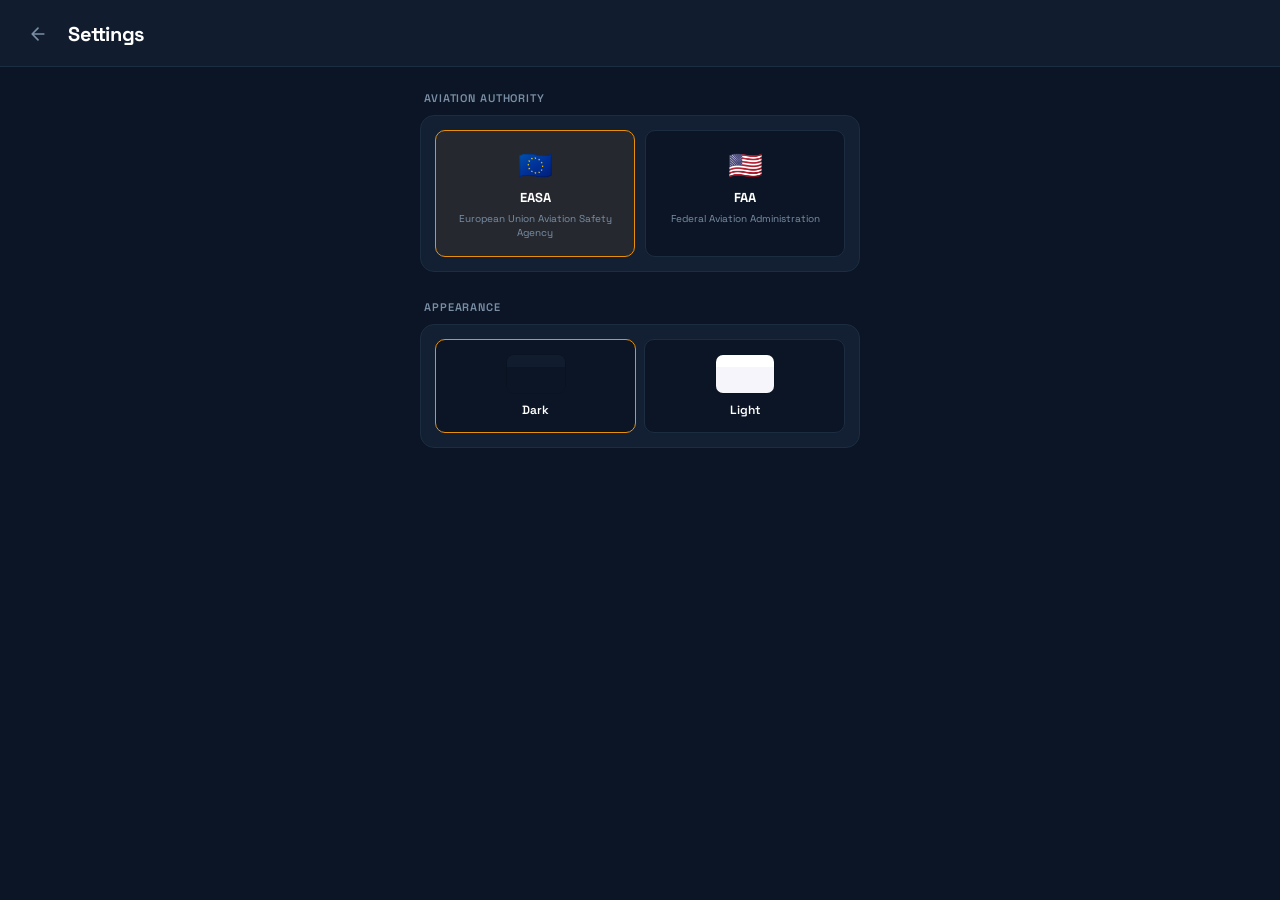
<file: settings.html>
<!DOCTYPE html>
<html lang="en">
<head>
  <meta charset="UTF-8">
  <meta name="viewport" content="width=device-width, initial-scale=1.0">
  <title>PilotAssistante — Settings</title>
  <link rel="manifest" href="manifest.json">
  <link rel="preconnect" href="https://fonts.googleapis.com">
  <link rel="preconnect" href="https://fonts.gstatic.com" crossorigin>
  <link href="https://fonts.googleapis.com/css2?family=Space+Grotesk:wght@400;500;600&family=Space+Mono:wght@400;700&display=swap" rel="stylesheet">
  <link rel="stylesheet" href="css/nav.css">
  <style>
    *, *::before, *::after { box-sizing: border-box; margin: 0; padding: 0; }
    html { -webkit-text-size-adjust: 100%; }
    body {
      font-family: 'Space Grotesk', sans-serif;
      font-size: 15px;
      min-height: 100vh;
      background: var(--bg);
      color: var(--text);
      transition: background .2s, color .2s;
    }

    /* ── Theme variables ── */
    body[data-theme="dark"] {
      --bg:          #0B1525;
      --surface:     #111D2F;
      --card:        #131F33;
      --border:      #1C2D42;
      --text:        #FFFFFF;
      --text-muted:  #7A8FA6;
      --accent:      #E8900A;
      --accent-blue: #2563EB;
      --radius:      14px;
    }
    body[data-theme="light"] {
      --bg:          #F6F5FC;
      --surface:     #FFFFFF;
      --card:        #FFFFFF;
      --border:      #E2E0F0;
      --text:        #12113A;
      --text-muted:  #6B6898;
      --accent:      #2825A0;
      --accent-blue: #2825A0;
      --radius:      14px;
    }

    /* ── Header ── */
    .header {
      display: flex; align-items: center;
      padding: 16px 20px 14px;
      background: var(--surface);
      border-bottom: 1px solid var(--border);
      position: sticky; top: 0; z-index: 100;
      gap: 12px;
    }
    .back-btn {
      display: flex; align-items: center; justify-content: center;
      width: 36px; height: 36px; border-radius: 10px;
      border: none; background: none; cursor: pointer;
      color: var(--text-muted); flex-shrink: 0;
      transition: background .15s, color .15s;
      text-decoration: none;
    }
    .back-btn:hover { background: var(--border); color: var(--text); }
    .header-title {
      font-size: 20px; font-weight: 700;
      color: var(--text); letter-spacing: -.02em;
    }

    /* ── Page content ── */
    .page { padding: 24px 20px 100px; max-width: 480px; margin: 0 auto; }

    /* ── Section label ── */
    .section-label {
      font-size: 11px; font-weight: 600; letter-spacing: .08em;
      text-transform: uppercase; color: var(--text-muted);
      margin: 0 0 10px 4px;
    }
    .section { margin-bottom: 28px; }

    /* ── Card ── */
    .card {
      background: var(--card);
      border: 1px solid var(--border);
      border-radius: var(--radius);
      overflow: hidden;
    }

    /* ── Authority cards ── */
    .auth-grid { display: flex; gap: 10px; padding: 14px; }
    .auth-card {
      flex: 1; display: flex; flex-direction: column;
      align-items: center; gap: 6px; padding: 16px 8px;
      border: 1.5px solid var(--border); border-radius: 10px;
      cursor: pointer; background: var(--bg);
      font-family: 'Space Grotesk', sans-serif;
      transition: border-color .15s, background .15s;
    }
    .auth-card:hover  { border-color: var(--accent-blue); }
    .auth-card.selected { border-color: var(--accent); background: rgba(232,144,10,.08); }
    body[data-theme="light"] .auth-card.selected { background: rgba(40,37,160,.07); }
    .auth-flag { font-size: 28px; }
    .auth-name { font-size: 13px; font-weight: 700; color: var(--text); }
    .auth-desc { font-size: 10px; color: var(--text-muted); text-align: center; line-height: 1.4; }

    /* ── Theme toggle row ── */
    .setting-row {
      display: flex; align-items: center;
      padding: 16px 16px;
      border-bottom: 1px solid var(--border);
      gap: 14px;
    }
    .setting-row:last-child { border-bottom: none; }
    .setting-icon {
      width: 36px; height: 36px; border-radius: 10px;
      display: flex; align-items: center; justify-content: center;
      background: var(--border); flex-shrink: 0;
      color: var(--text-muted);
    }
    .setting-info { flex: 1; min-width: 0; }
    .setting-title { font-size: 14px; font-weight: 600; color: var(--text); }
    .setting-sub   { font-size: 12px; color: var(--text-muted); margin-top: 2px; }

    /* ── Toggle switch ── */
    .toggle-wrap { flex-shrink: 0; }
    .toggle-switch {
      position: relative; display: inline-block;
      width: 46px; height: 26px;
    }
    .toggle-switch input { opacity: 0; width: 0; height: 0; }
    .toggle-track {
      position: absolute; inset: 0;
      background: var(--border); border-radius: 13px;
      cursor: pointer; transition: background .2s;
    }
    .toggle-track::before {
      content: ''; position: absolute;
      width: 20px; height: 20px; border-radius: 50%;
      background: #fff; top: 3px; left: 3px;
      transition: transform .2s;
      box-shadow: 0 1px 4px rgba(0,0,0,.3);
    }
    input:checked + .toggle-track { background: var(--accent); }
    input:checked + .toggle-track::before { transform: translateX(20px); }

    /* ── Theme option buttons ── */
    .theme-btns { display: flex; gap: 8px; padding: 14px; }
    .theme-btn {
      flex: 1; display: flex; flex-direction: column;
      align-items: center; gap: 8px; padding: 14px 8px;
      border: 1.5px solid var(--border); border-radius: 10px;
      cursor: pointer; background: var(--bg);
      font-family: 'Space Grotesk', sans-serif;
      transition: border-color .15s;
    }
    .theme-btn:hover { border-color: var(--accent-blue); }
    .theme-btn.selected { border-color: var(--accent); }
    body[data-theme="light"] .theme-btn.selected { border-color: var(--accent-blue); }
    .theme-preview {
      width: 60px; height: 40px; border-radius: 8px;
      overflow: hidden; display: flex; flex-direction: column;
      border: 1px solid rgba(0,0,0,.1);
    }
    .theme-preview-bar { height: 12px; }
    .theme-preview-body { flex: 1; }
    .theme-preview.dark .theme-preview-bar  { background: #111D2F; }
    .theme-preview.dark .theme-preview-body { background: #0B1525; }
    .theme-preview.light .theme-preview-bar  { background: #FFFFFF; }
    .theme-preview.light .theme-preview-body { background: #F6F5FC; }
    .theme-btn-label { font-size: 12px; font-weight: 600; color: var(--text); }
  </style>
</head>
<body data-theme="dark">

  <header class="header">
    <a class="back-btn" id="back-btn" href="logbook.html" title="Back">
      <svg viewBox="0 0 24 24" fill="none" stroke="currentColor" stroke-width="2" stroke-linecap="round" stroke-linejoin="round" width="20" height="20"><path d="M19 12H5M12 5l-7 7 7 7"/></svg>
    </a>
    <span class="header-title">Settings</span>
  </header>

  <div class="page">

    <!-- Aviation Authority -->
    <div class="section">
      <div class="section-label">Aviation Authority</div>
      <div class="card">
        <div class="auth-grid">
          <button class="auth-card" id="auth-easa" onclick="setAuthority('EASA')">
            <span class="auth-flag">🇪🇺</span>
            <span class="auth-name">EASA</span>
            <span class="auth-desc">European Union Aviation Safety Agency</span>
          </button>
          <button class="auth-card" id="auth-faa" onclick="setAuthority('FAA')">
            <span class="auth-flag">🇺🇸</span>
            <span class="auth-name">FAA</span>
            <span class="auth-desc">Federal Aviation Administration</span>
          </button>
        </div>
      </div>
    </div>

    <!-- Theme -->
    <div class="section">
      <div class="section-label">Appearance</div>
      <div class="card">
        <div class="theme-btns">
          <button class="theme-btn" id="theme-dark" onclick="setTheme('dark')">
            <div class="theme-preview dark">
              <div class="theme-preview-bar"></div>
              <div class="theme-preview-body"></div>
            </div>
            <span class="theme-btn-label">Dark</span>
          </button>
          <button class="theme-btn" id="theme-light" onclick="setTheme('light')">
            <div class="theme-preview light">
              <div class="theme-preview-bar"></div>
              <div class="theme-preview-body"></div>
            </div>
            <span class="theme-btn-label">Light</span>
          </button>
        </div>
      </div>
    </div>

  </div>

  <script src="js/nav.js"></script>
  <script>
    const AUTHORITY_KEY = 'pa_authority';
    const THEME_KEY     = 'pa_theme';

    function applyTheme(t) {
      document.body.setAttribute('data-theme', t);
      document.getElementById('theme-dark').classList.toggle('selected',  t === 'dark');
      document.getElementById('theme-light').classList.toggle('selected', t === 'light');
    }

    function setTheme(t) {
      localStorage.setItem(THEME_KEY, t);
      applyTheme(t);
    }

    function applyAuthority(a) {
      document.getElementById('auth-easa').classList.toggle('selected', a === 'EASA');
      document.getElementById('auth-faa').classList.toggle('selected',  a === 'FAA');
    }

    function setAuthority(a) {
      localStorage.setItem(AUTHORITY_KEY, a);
      applyAuthority(a);
    }

    // Init
    const savedTheme     = localStorage.getItem(THEME_KEY)     || 'dark';
    const savedAuthority = localStorage.getItem(AUTHORITY_KEY) || 'EASA';
    applyTheme(savedTheme);
    applyAuthority(savedAuthority);

    // Back button: return to previous page if possible
    const ref = document.referrer;
    if (ref && new URL(ref).origin === location.origin) {
      document.getElementById('back-btn').href = ref;
    }
  </script>
</body>
</html>
</file>
<file: css/dashboard.css>
*{box-sizing:border-box;margin:0;padding:0}
html{background:#EEEDF8;min-height:100%}
body{background:#EEEDF8;min-height:100vh;display:flex;justify-content:center}
:root{
  --bg:    #F6F5FC;
  --white: #FFFFFF;
  --acc:   #2825A0;
  --acc-l: #EEEDF8;
  --acc-b: #B8B6E0;
  --acc-m: #5552C0;
  --txt:   #0B0929;
  --mut:   #8A88B0;
  --bdr:   #DDDAF2;
  --bdr-s: #ECEBF8;
  --crit:  #D03030;
  --crit-l:#FFF0F0;
  --amb:   #C98A1E;
  --amb-l: #FBF1DE;
  --grn:   #1E9E5A;
  --grn-l: #E8F7EF;
  --f:     'Space Grotesk',system-ui,sans-serif;
  --fm:    'Space Mono',monospace;
}

.shell{width:100%;max-width:460px;background:var(--bg);font-family:var(--f);display:flex;flex-direction:column;min-height:100vh}

/* ── TOP BAR ── */
.bar{position:sticky;top:0;z-index:100;display:flex;justify-content:space-between;align-items:center;padding:13px 20px;background:var(--white);border-bottom:1px solid var(--bdr-s);box-shadow:0 2px 16px rgba(40,37,160,.08)}
.bar-logo{display:flex;align-items:center;gap:8px;font-size:16px;font-weight:700;color:var(--acc);letter-spacing:-.03em}
.bar-logo-plane{flex-shrink:0;display:block}
.bar-ver{font-family:var(--fm);font-size:8px;color:var(--mut);letter-spacing:.1em;background:var(--acc-l);padding:3px 7px;border-radius:20px}

/* ── SCROLL AREA ── */
.home-scroll{flex:1;overflow-y:auto;overflow-x:hidden;padding-bottom:80px}
.home-scroll::-webkit-scrollbar{display:none}

/* ── HERO ── */
.hero{background:linear-gradient(150deg,#1a178a 0%,#2825A0 55%,#3d3ab8 100%);padding:22px 20px 20px;position:relative;overflow:hidden}
.hero::before{content:'';position:absolute;inset:0;background:radial-gradient(ellipse at 80% 20%,rgba(120,116,220,.3) 0%,transparent 60%);pointer-events:none}
.hero-wm{position:absolute;right:-10px;bottom:-20px;opacity:.07;pointer-events:none;line-height:0}
.hero-greeting{font-family:var(--fm);font-size:8.5px;letter-spacing:.18em;color:rgba(255,255,255,.5);text-transform:uppercase;margin-bottom:7px;position:relative}
.hero-main{display:flex;align-items:flex-end;gap:4px;margin-bottom:5px;position:relative}
.hero-hours{font-family:var(--fm);font-weight:700;font-size:52px;color:#fff;line-height:1;letter-spacing:-.03em}
.hero-unit{font-size:18px;font-weight:400;color:rgba(255,255,255,.45);margin-bottom:7px;margin-left:2px}
.hero-badge{display:inline-flex;align-items:center;gap:5px;background:rgba(255,255,255,.12);border:1px solid rgba(255,255,255,.18);border-radius:20px;padding:3px 10px 3px 7px;position:relative}
.hero-badge-dot{width:5px;height:5px;border-radius:50%;background:#4ade80;flex-shrink:0;animation:pulse 2s infinite}
@keyframes pulse{0%,100%{opacity:1}50%{opacity:.45}}
.hero-badge-txt{font-family:var(--fm);font-size:7.5px;letter-spacing:.1em;color:rgba(255,255,255,.7)}
.hero-stats{display:grid;grid-template-columns:1fr 1fr 1fr;gap:8px;margin-top:16px;position:relative}
.hs{background:rgba(255,255,255,.1);border:1px solid rgba(255,255,255,.14);border-radius:10px;padding:10px 11px 9px}
.hs-val{font-family:var(--fm);font-weight:700;font-size:15px;color:#fff;line-height:1}
.hs-lbl{font-family:var(--fm);font-size:7px;letter-spacing:.12em;color:rgba(255,255,255,.45);text-transform:uppercase;margin-top:4px}

/* ── SECTIONS ── */
.home-section{padding:16px 18px 0}
.sh{display:flex;justify-content:space-between;align-items:center;margin-bottom:10px}
.sh-title{font-family:var(--fm);font-size:8px;letter-spacing:.16em;color:var(--mut);text-transform:uppercase}
.sh-tag{font-family:var(--fm);font-size:7px;color:var(--acc-b);letter-spacing:.08em}
.sh-link{text-decoration:none;transition:color .15s}
.sh-link:hover{color:var(--acc)}

/* ── CURRENCY ── */
.curr-grid{display:grid;grid-template-columns:1fr 1fr 1fr;gap:7px}
.cc{border-radius:11px;padding:11px 11px 10px;display:flex;flex-direction:column;gap:2px}
.cc.ok{background:var(--grn-l);border:1px solid #B2E4C6}
.cc.warn{background:var(--amb-l);border:1px solid #EDCF8A}
.cc.crit{background:var(--crit-l);border:1px solid #EDB4B4}
.cc-dot{width:5px;height:5px;border-radius:50%;margin-bottom:3px;flex-shrink:0}
.cc.ok .cc-dot{background:var(--grn)}
.cc.warn .cc-dot{background:var(--amb)}
.cc.crit .cc-dot{background:var(--crit)}
.cc-val{font-family:var(--fm);font-weight:700;font-size:16px;line-height:1}
.cc.ok .cc-val{color:#177A44}
.cc.warn .cc-val{color:#9A6510}
.cc.crit .cc-val{color:#B02020}
.cc-lbl{font-family:var(--fm);font-size:6.5px;letter-spacing:.1em;text-transform:uppercase;color:var(--mut);margin-top:2px}
.cc-sub{font-size:9px;margin-top:3px}
.cc.ok .cc-sub{color:#1E7A44}
.cc.warn .cc-sub{color:#8A5E0E}
.cc.crit .cc-sub{color:#A02020}

/* ── RECENT FLIGHTS ── */
.flights-list{display:flex;flex-direction:column;gap:6px}
.fl{background:var(--white);border:1px solid var(--bdr-s);border-radius:11px;padding:11px 14px;display:flex;align-items:center;gap:12px;cursor:pointer;text-decoration:none;transition:background .12s}
.fl:hover{background:var(--acc-l)}
.fl-route{display:flex;align-items:center;gap:6px;flex:1}
.fl-apt{font-family:var(--fm);font-weight:700;font-size:13px;color:var(--txt)}
.fl-route svg{color:var(--acc-b);flex-shrink:0}
.fl-type{font-size:9px;color:var(--mut);background:var(--acc-l);padding:1px 7px;border-radius:20px;font-weight:600;white-space:nowrap}
.fl-meta{display:flex;flex-direction:column;align-items:flex-end;gap:1px;flex-shrink:0}
.fl-dur{font-family:var(--fm);font-weight:700;font-size:12px;color:var(--acc)}
.fl-date{font-family:var(--fm);font-size:8px;color:var(--mut);letter-spacing:.04em}
.recent-empty{font-size:11px;color:var(--mut);text-align:center;padding:18px;background:var(--white);border-radius:11px;border:1px dashed var(--bdr);line-height:1.5}

/* ── QUICK ACTION ── */
.qa-wrap{padding:14px 18px 0}
.qa-btn{display:flex;align-items:center;justify-content:center;gap:9px;padding:15px;background:var(--acc);border-radius:11px;font-family:var(--f);font-size:14px;font-weight:600;color:#fff;text-decoration:none;transition:background .15s}
.qa-btn:hover{background:var(--acc-m)}

/* ── GRID HEADER ── */
.grid-header{display:flex;justify-content:space-between;align-items:center;padding:20px 20px 10px}
.grid-label{font-family:var(--fm);font-size:8px;letter-spacing:.16em;color:var(--mut);text-transform:uppercase}
.grid-hint{font-family:var(--fm);font-size:8px;color:var(--acc-b);letter-spacing:.06em}

/* ── MODULE GRID ── */
.grid{display:grid;grid-template-columns:repeat(5,1fr);gap:6px;padding:0 14px 20px}
.card{position:relative;background:var(--white);border:1px solid var(--bdr);border-radius:9px;padding:10px 6px 9px;cursor:pointer;transition:background .13s,border-color .13s,box-shadow .13s;display:flex;flex-direction:column;align-items:center;justify-content:space-between;min-height:58px;overflow:hidden}
.card:hover{background:var(--acc-l);border-color:var(--acc-b)}
.card.active{background:var(--acc);border-color:var(--acc);box-shadow:0 2px 12px rgba(40,37,160,.22)}
.card.critical::before{content:'';position:absolute;top:0;left:0;right:0;height:2.5px;background:var(--crit);border-radius:9px 9px 0 0}
.card.active::before{display:none}
.card-icon{width:18px;height:18px;display:block;color:var(--mut);transition:color .13s;flex-shrink:0}
.card:hover .card-icon{color:var(--acc)}
.card.active .card-icon{color:rgba(255,255,255,.9)}
.card.critical .card-icon{color:var(--crit)}
.card.active.critical .card-icon{color:#fff}
.card-code{font-size:9px;font-weight:600;color:var(--txt);text-align:center;letter-spacing:.02em;line-height:1;transition:color .13s}
.card:hover .card-code{color:var(--acc)}
.card.active .card-code{color:#fff}
.card.critical .card-code{color:var(--crit)}
.card.active.critical .card-code{color:#fff}
</file>
<file: css/nav.css>
/* ── Theme variables for nav (standalone, no style.css dependency) ── */
:root,
body[data-theme="dark"] {
  --nav-bg:        rgba(13, 22, 40, 0.72);
  --nav-border:    rgba(255, 255, 255, 0.08);
  --nav-shadow:    0 8px 32px rgba(0, 0, 0, 0.45), 0 2px 8px rgba(0, 0, 0, 0.3);
  --nav-text:      #4A5A72;
  --nav-active:    #FFFFFF;
  --nav-active-bg: rgba(255, 255, 255, 0.08);
  --nav-blur:      blur(20px) saturate(180%);
}
body[data-theme="light"] {
  --nav-bg:        rgba(255, 255, 255, 0.75);
  --nav-border:    rgba(40, 37, 160, 0.12);
  --nav-shadow:    0 8px 32px rgba(0, 0, 0, 0.12), 0 2px 8px rgba(0, 0, 0, 0.06);
  --nav-text:      #9090B0;
  --nav-active:    #2825A0;
  --nav-active-bg: rgba(40, 37, 160, 0.08);
  --nav-blur:      blur(20px) saturate(180%);
}

/* ── Bottom Navigation Bar — floating pill ── */
.bottom-nav {
  position: fixed;
  bottom: calc(16px + env(safe-area-inset-bottom));
  left: 50%;
  transform: translateX(-50%);
  width: calc(100% - 40px);
  max-width: 420px;
  height: 62px;
  background: var(--nav-bg);
  border: 1px solid var(--nav-border);
  border-radius: 24px;
  box-shadow: var(--nav-shadow);
  backdrop-filter: var(--nav-blur);
  -webkit-backdrop-filter: var(--nav-blur);
  display: flex;
  align-items: center;
  z-index: 1000;
  padding: 0 8px;
  transition: background .2s, border-color .2s, box-shadow .2s;
}

.nav-item {
  flex: 1;
  display: flex; flex-direction: column;
  align-items: center; justify-content: center;
  gap: 3px; cursor: pointer; text-decoration: none;
  color: var(--nav-text, #4A5A72);
  font-size: 10px; font-weight: 500;
  font-family: 'Space Grotesk', system-ui, sans-serif;
  letter-spacing: .01em;
  border: none; background: none; padding: 8px 4px;
  border-radius: 16px;
  transition: color .15s, background .15s;
  -webkit-tap-highlight-color: transparent;
}
.nav-item:hover { background: var(--nav-active-bg); opacity: 1; }
.nav-item.active {
  color: var(--nav-active, #FFFFFF);
  background: var(--nav-active-bg);
}
.nav-item svg { width: 22px; height: 22px; flex-shrink: 0; }

/* ── Logbook variant: wrapper holds pill + separate FAB circle ── */
.bottom-nav-logbook-wrapper {
  position: fixed;
  bottom: calc(16px + env(safe-area-inset-bottom));
  left: 50%;
  transform: translateX(-50%);
  width: calc(100% - 40px);
  max-width: 460px;
  display: flex;
  align-items: center;
  gap: 10px;
  z-index: 1000;
}

.bottom-nav--logbook {
  position: static;
  transform: none;
  bottom: auto; left: auto;
  flex: 1;
  width: auto;
  max-width: none;
}

.nav-fab {
  flex-shrink: 0;
  width: 62px; height: 62px;
  border-radius: 50%;
  background: #2563EB;
  border: none;
  color: #fff;
  display: flex; align-items: center; justify-content: center;
  cursor: pointer;
  box-shadow: 0 4px 20px rgba(37, 99, 235, .55);
  transition: transform .15s, box-shadow .15s;
  -webkit-tap-highlight-color: transparent;
}
.nav-fab:active { transform: scale(.9); }

/* ── Settings Modal ── */
.nav-settings-overlay {
  position: fixed; inset: 0;
  background: rgba(0,0,0,.65); z-index: 2000;
  display: flex; align-items: flex-end; justify-content: center;
}
.nav-settings-overlay.hidden { display: none; }
.nav-settings-sheet {
  width: 100%; max-width: 460px;
  background: #111D2F;
  border-radius: 16px 16px 0 0;
  padding: 20px 20px calc(20px + env(safe-area-inset-bottom));
}
.nav-settings-handle {
  width: 36px; height: 4px;
  background: #1C2D42; border-radius: 2px;
  margin: 0 auto 20px;
}
.nav-settings-title {
  font-size: 13px; font-weight: 600;
  color: #FFFFFF; letter-spacing: -.01em; margin-bottom: 4px;
}
.nav-settings-sub { font-size: 11px; color: #4A5A72; margin-bottom: 16px; }
.nav-auth-cards { display: flex; gap: 10px; margin-bottom: 20px; }
.nav-auth-card {
  flex: 1; display: flex; flex-direction: column;
  align-items: center; gap: 6px; padding: 14px 8px;
  border: 1.5px solid #1C2D42; border-radius: 10px;
  cursor: pointer; background: #131F33;
  transition: border-color .15s, background .15s;
  font-family: 'Space Grotesk', system-ui, sans-serif;
}
.nav-auth-card:hover  { border-color: #2A3F5A; background: #1a2840; }
.nav-auth-card.selected { border-color: #E8900A; background: rgba(232,144,10,.1); }
.nav-auth-flag { font-size: 24px; }
.nav-auth-name { font-size: 12px; font-weight: 700; color: #FFFFFF; letter-spacing: .02em; }
.nav-auth-desc { font-size: 9px; color: #4A5A72; text-align: center; line-height: 1.4; }
.nav-settings-close {
  width: 100%; padding: 11px;
  border: 1.5px solid #1C2D42; border-radius: 8px;
  background: none; font-family: 'Space Grotesk', system-ui, sans-serif;
  font-size: 13px; font-weight: 500; color: #4A5A72;
  cursor: pointer; transition: border-color .15s, color .15s;
}
.nav-settings-close:hover { border-color: #2A3F5A; color: #FFFFFF; }
</file>
